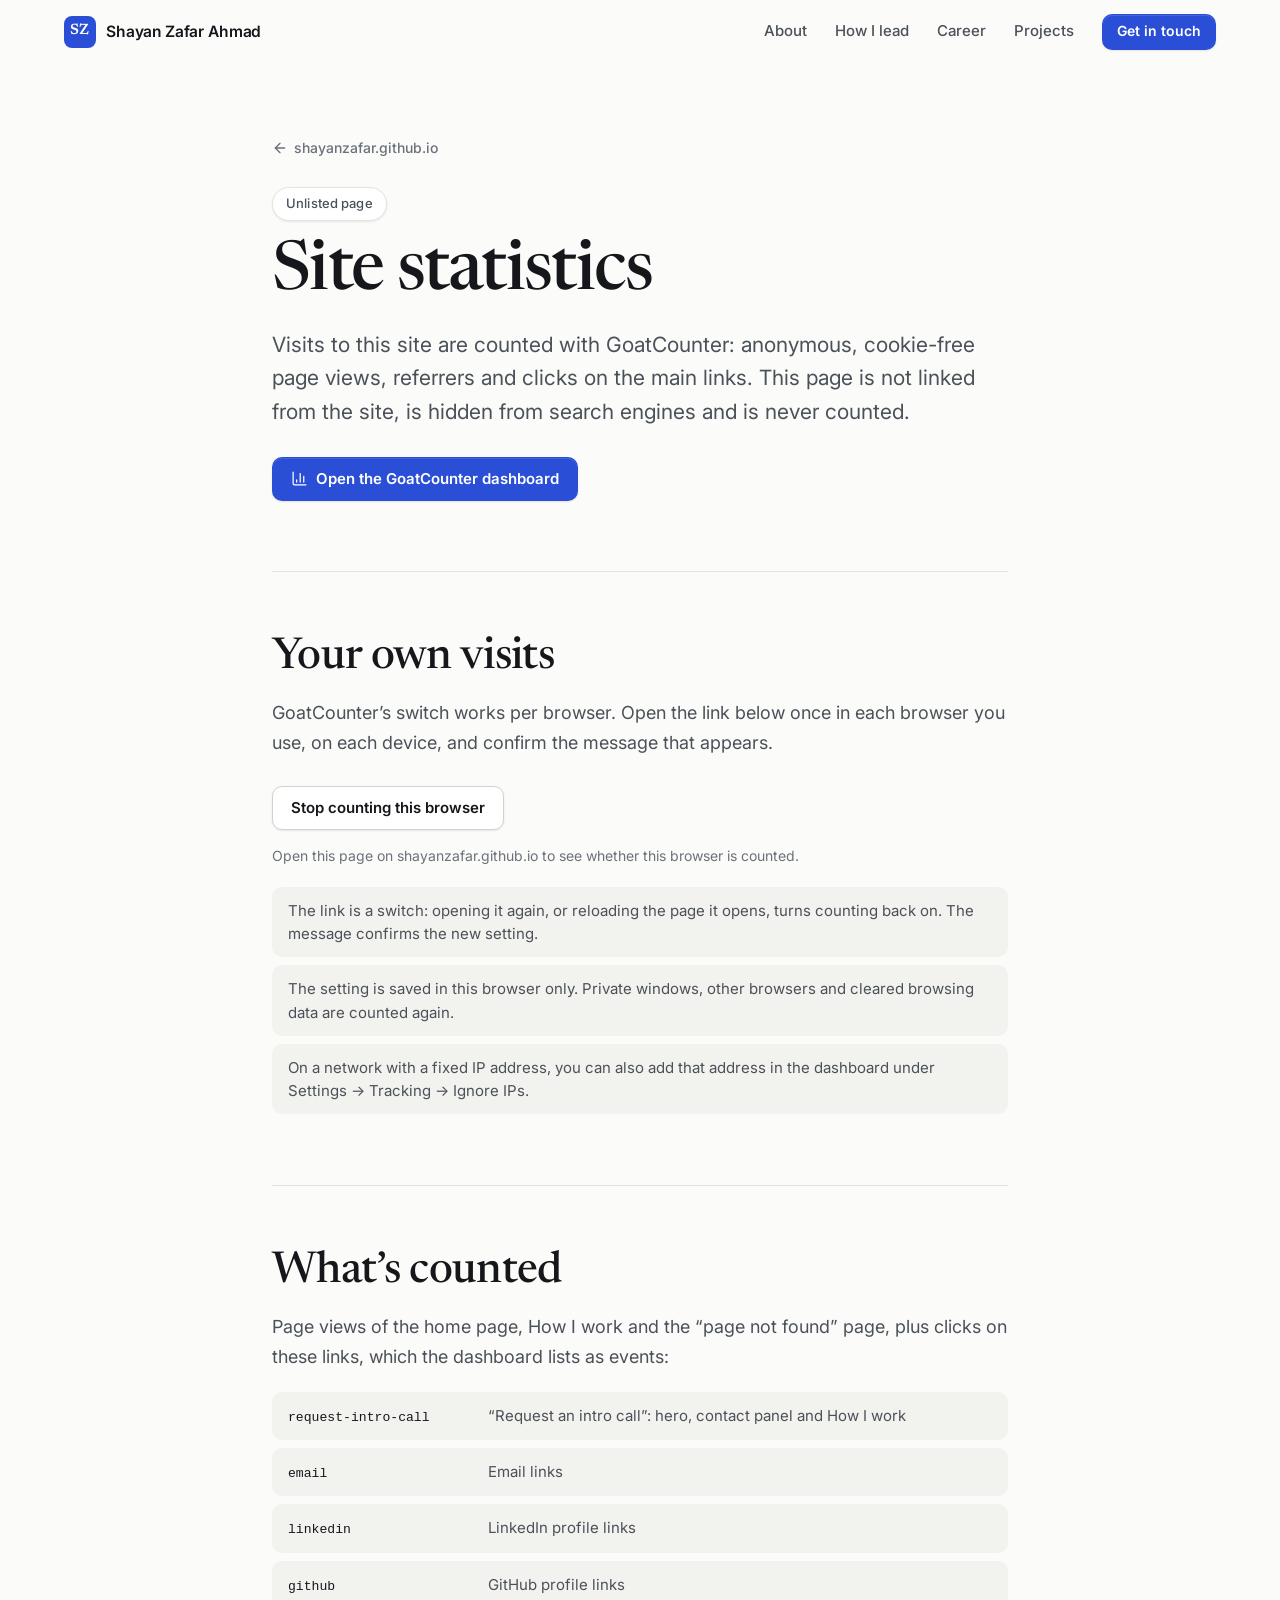
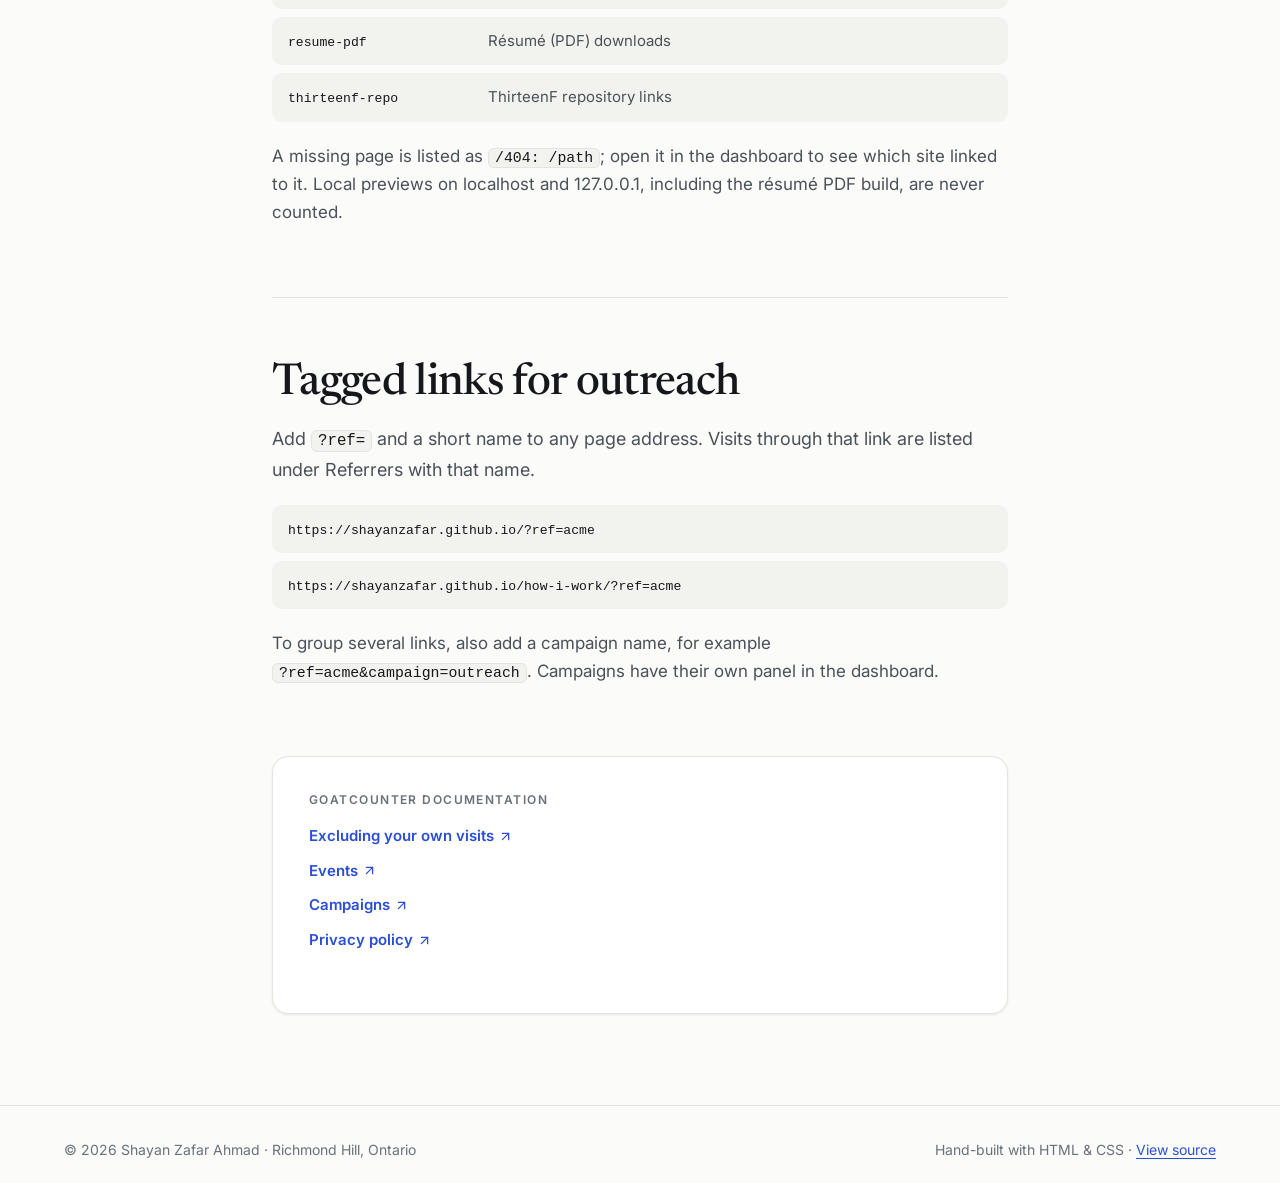
<file: admin/index.html>
<!doctype html>
<html lang="en-CA">
<head>
  <meta charset="utf-8">
  <meta name="viewport" content="width=device-width, initial-scale=1">
  <title>Site statistics — Shayan Zafar Ahmad</title>
  <!-- Unlisted: not linked from any page, kept out of search results, and never counted (no GoatCounter script). -->
  <meta name="robots" content="noindex">
  <meta name="color-scheme" content="light dark">
  <meta name="theme-color" media="(prefers-color-scheme: light)" content="#fbfbf9">
  <meta name="theme-color" media="(prefers-color-scheme: dark)" content="#0c0e12">

  <link rel="icon" href="/favicon.svg" type="image/svg+xml">
  <link rel="apple-touch-icon" href="/apple-touch-icon.png">

  <link rel="preconnect" href="https://fonts.googleapis.com">
  <link rel="preconnect" href="https://fonts.gstatic.com" crossorigin>
  <link rel="stylesheet" href="https://fonts.googleapis.com/css2?family=Inter:wght@400..700&family=Newsreader:opsz,wght@6..72,400..600&display=swap">
  <link rel="stylesheet" href="/assets/css/styles.css?v=2026-10-11a">

  <script>document.documentElement.classList.add('js')</script>
  <script src="/assets/js/main.js?v=2026-10-11a" defer></script>
</head>
<body>
  <a class="skip-link" href="#main">Skip to content</a>

  <svg xmlns="http://www.w3.org/2000/svg" style="display:none">
    <symbol id="i-arrow-left" viewBox="0 0 24 24" fill="none" stroke="currentColor" stroke-width="2" stroke-linecap="round" stroke-linejoin="round"><path d="m12 19-7-7 7-7"/><path d="M19 12H5"/></symbol>
    <symbol id="i-arrow-up-right" viewBox="0 0 24 24" fill="none" stroke="currentColor" stroke-width="2" stroke-linecap="round" stroke-linejoin="round"><path d="M7 7h10v10"/><path d="M7 17 17 7"/></symbol>
    <symbol id="i-chart" viewBox="0 0 24 24" fill="none" stroke="currentColor" stroke-width="1.75" stroke-linecap="round" stroke-linejoin="round"><path d="M3 3v16a2 2 0 0 0 2 2h16"/><path d="M18 17V9"/><path d="M13 17V5"/><path d="M8 17v-3"/></symbol>
  </svg>

  <header class="site-header" id="site-header">
    <div class="container site-header__inner">
      <a class="brand" href="/" aria-label="Shayan Zafar Ahmad — home">
        <span class="brand__mark" aria-hidden="true">SZ</span>
        <span class="brand__name">Shayan Zafar Ahmad</span>
      </a>
      <nav class="site-nav" aria-label="Site">
        <ul>
          <li><a href="/#about">About</a></li>
          <li><a href="/#how-i-lead">How I lead</a></li>
          <li><a href="/#career">Career</a></li>
          <li><a href="/#projects">Projects</a></li>
        </ul>
      </nav>
      <a class="btn btn--primary btn--sm" href="/#contact">Get in touch</a>
    </div>
  </header>

  <main id="main" class="article">
    <div class="container article__container">
      <header class="article__header">
        <a class="article__back" href="/"><svg class="icon" aria-hidden="true" focusable="false"><use href="#i-arrow-left"/></svg>shayanzafar.github.io</a>
        <p class="pill">Unlisted page</p>
        <h1 class="article__title">Site statistics</h1>
        <p class="article__lead">
          Visits to this site are counted with GoatCounter: anonymous, cookie-free page views, referrers and clicks on
          the main links. This page is not linked from the site, is hidden from search engines and is never counted.
        </p>
        <div class="article__actions">
          <a class="btn btn--primary" href="https://shayanzafar.goatcounter.com/" target="_blank" rel="noopener">
            <svg class="icon" aria-hidden="true" focusable="false"><use href="#i-chart"/></svg>
            Open the GoatCounter dashboard
          </a>
        </div>
      </header>

      <section class="article__part" id="own-visits" aria-labelledby="own-visits-title">
        <h2 class="article__h2" id="own-visits-title">Your own visits</h2>
        <p class="article__intro">
          GoatCounter’s switch works per browser. Open the link below once in each browser you use, on each device, and
          confirm the message that appears.
        </p>
        <div class="article__actions">
          <a class="btn btn--secondary" href="https://shayanzafar.github.io/#toggle-goatcounter" data-gc-toggle>Stop counting this browser</a>
        </div>
        <p class="admin-status" data-gc-status aria-live="polite" hidden></p>
        <ul class="admin-list">
          <li>The link is a switch: opening it again, or reloading the page it opens, turns counting back on. The
            message confirms the new setting.</li>
          <li>The setting is saved in this browser only. Private windows, other browsers and cleared browsing data are
            counted again.</li>
          <li>On a network with a fixed IP address, you can also add that address in the dashboard under
            Settings → Tracking → Ignore IPs.</li>
        </ul>
      </section>

      <section class="article__part" id="counted" aria-labelledby="counted-title">
        <h2 class="article__h2" id="counted-title">What’s counted</h2>
        <p class="article__intro">
          Page views of the home page, How I work and the “page not found” page, plus clicks on these links, which the
          dashboard lists as events:
        </p>
        <dl class="admin-list">
          <div><dt><code>request-intro-call</code></dt><dd>“Request an intro call”: hero, contact panel and How I work</dd></div>
          <div><dt><code>email</code></dt><dd>Email links</dd></div>
          <div><dt><code>linkedin</code></dt><dd>LinkedIn profile links</dd></div>
          <div><dt><code>github</code></dt><dd>GitHub profile links</dd></div>
          <div><dt><code>resume-pdf</code></dt><dd>Résumé (PDF) downloads</dd></div>
          <div><dt><code>thirteenf-repo</code></dt><dd>ThirteenF repository links</dd></div>
        </dl>
        <p class="admin-note">
          A missing page is listed as <code>/404: /path</code>; open it in the dashboard to see which site linked to
          it. Local previews on localhost and 127.0.0.1, including the résumé PDF build, are never counted.
        </p>
      </section>

      <section class="article__part" id="tagged-links" aria-labelledby="tagged-links-title">
        <h2 class="article__h2" id="tagged-links-title">Tagged links for outreach</h2>
        <p class="article__intro">
          Add <code>?ref=</code> and a short name to any page address. Visits through that link are listed under
          Referrers with that name.
        </p>
        <ul class="admin-list">
          <li><code>https://shayanzafar.github.io/?ref=acme</code></li>
          <li><code>https://shayanzafar.github.io/how-i-work/?ref=acme</code></li>
        </ul>
        <p class="admin-note">
          To group several links, also add a campaign name, for example <code>?ref=acme&amp;campaign=outreach</code>.
          Campaigns have their own panel in the dashboard.
        </p>
      </section>

      <aside class="article__evidence" aria-labelledby="help-title">
        <h2 class="mini-heading" id="help-title">GoatCounter documentation</h2>
        <ul>
          <li><a href="https://www.goatcounter.com/help/skip-dev" target="_blank" rel="noopener">Excluding your own visits<svg class="icon" aria-hidden="true" focusable="false"><use href="#i-arrow-up-right"/></svg></a></li>
          <li><a href="https://www.goatcounter.com/help/events" target="_blank" rel="noopener">Events<svg class="icon" aria-hidden="true" focusable="false"><use href="#i-arrow-up-right"/></svg></a></li>
          <li><a href="https://www.goatcounter.com/help/campaigns" target="_blank" rel="noopener">Campaigns<svg class="icon" aria-hidden="true" focusable="false"><use href="#i-arrow-up-right"/></svg></a></li>
          <li><a href="https://www.goatcounter.com/help/privacy" target="_blank" rel="noopener">Privacy policy<svg class="icon" aria-hidden="true" focusable="false"><use href="#i-arrow-up-right"/></svg></a></li>
        </ul>
      </aside>
    </div>
  </main>

  <footer class="site-footer">
    <div class="container site-footer__inner">
      <p>© <span data-current-year>2026</span> Shayan Zafar Ahmad · Richmond Hill, Ontario</p>
      <p>Hand-built with HTML &amp; CSS · <a href="https://github.com/ShayanZafar/ShayanZafar.Github.io" target="_blank" rel="noopener">View source</a></p>
    </div>
  </footer>

  <script>
    // Shows whether GoatCounter counts this browser. count.js keeps the #toggle-goatcounter setting in this site's
    // localStorage ("skipgc"), which this page can read without loading count.js.
    (() => {
      const status = document.querySelector('[data-gc-status]');
      const toggle = document.querySelector('[data-gc-toggle]');
      const update = () => {
        if (location.hostname !== 'shayanzafar.github.io') {
          status.textContent = 'Open this page on shayanzafar.github.io to see whether this browser is counted.';
        } else {
          let excluded;
          try {
            excluded = localStorage.getItem('skipgc') === 't';
          } catch {
            return; // Site storage is blocked, so the switch can't be read here.
          }
          status.textContent = excluded ? 'This browser is not counted.' : 'This browser is counted.';
          toggle.textContent = excluded ? 'Count this browser again' : 'Stop counting this browser';
        }
        status.hidden = false;
      };
      update();
      window.addEventListener('pageshow', update);
      window.addEventListener('storage', update);
    })();
  </script>
</body>
</html>
</file>
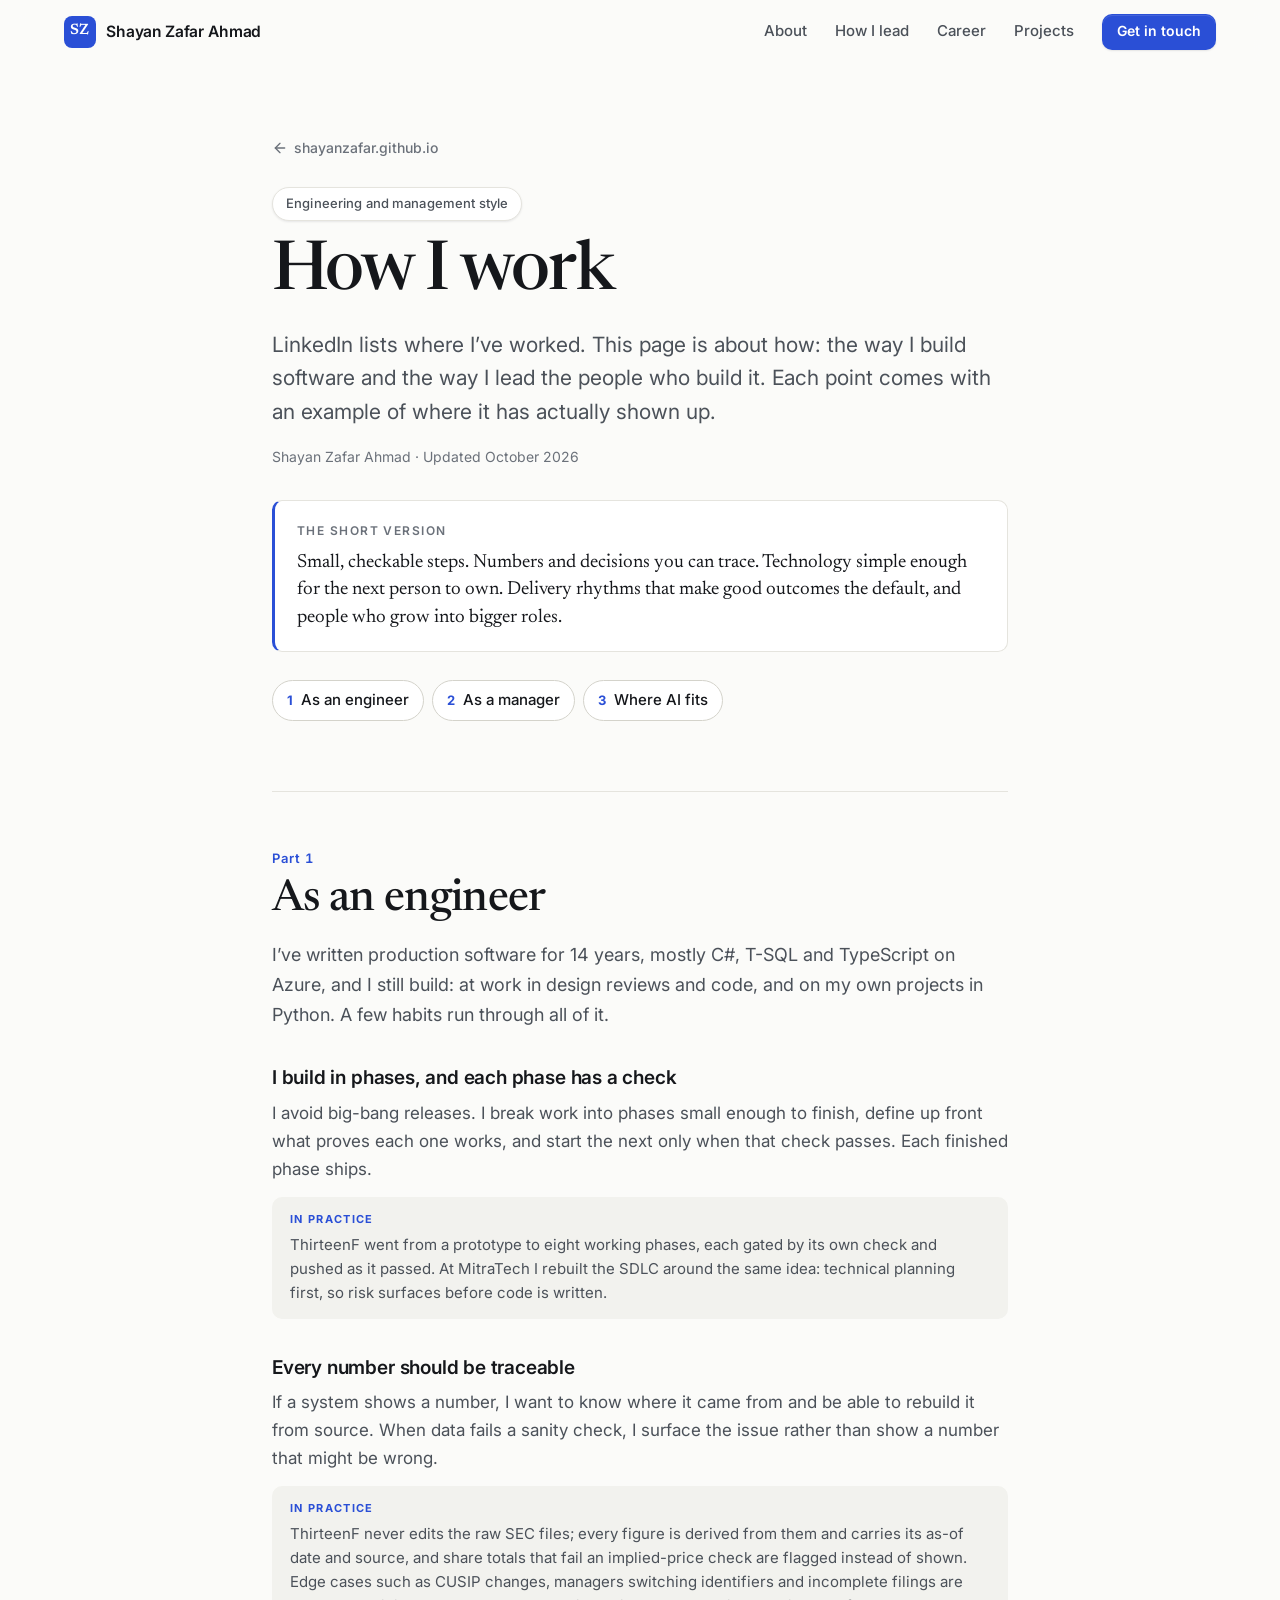
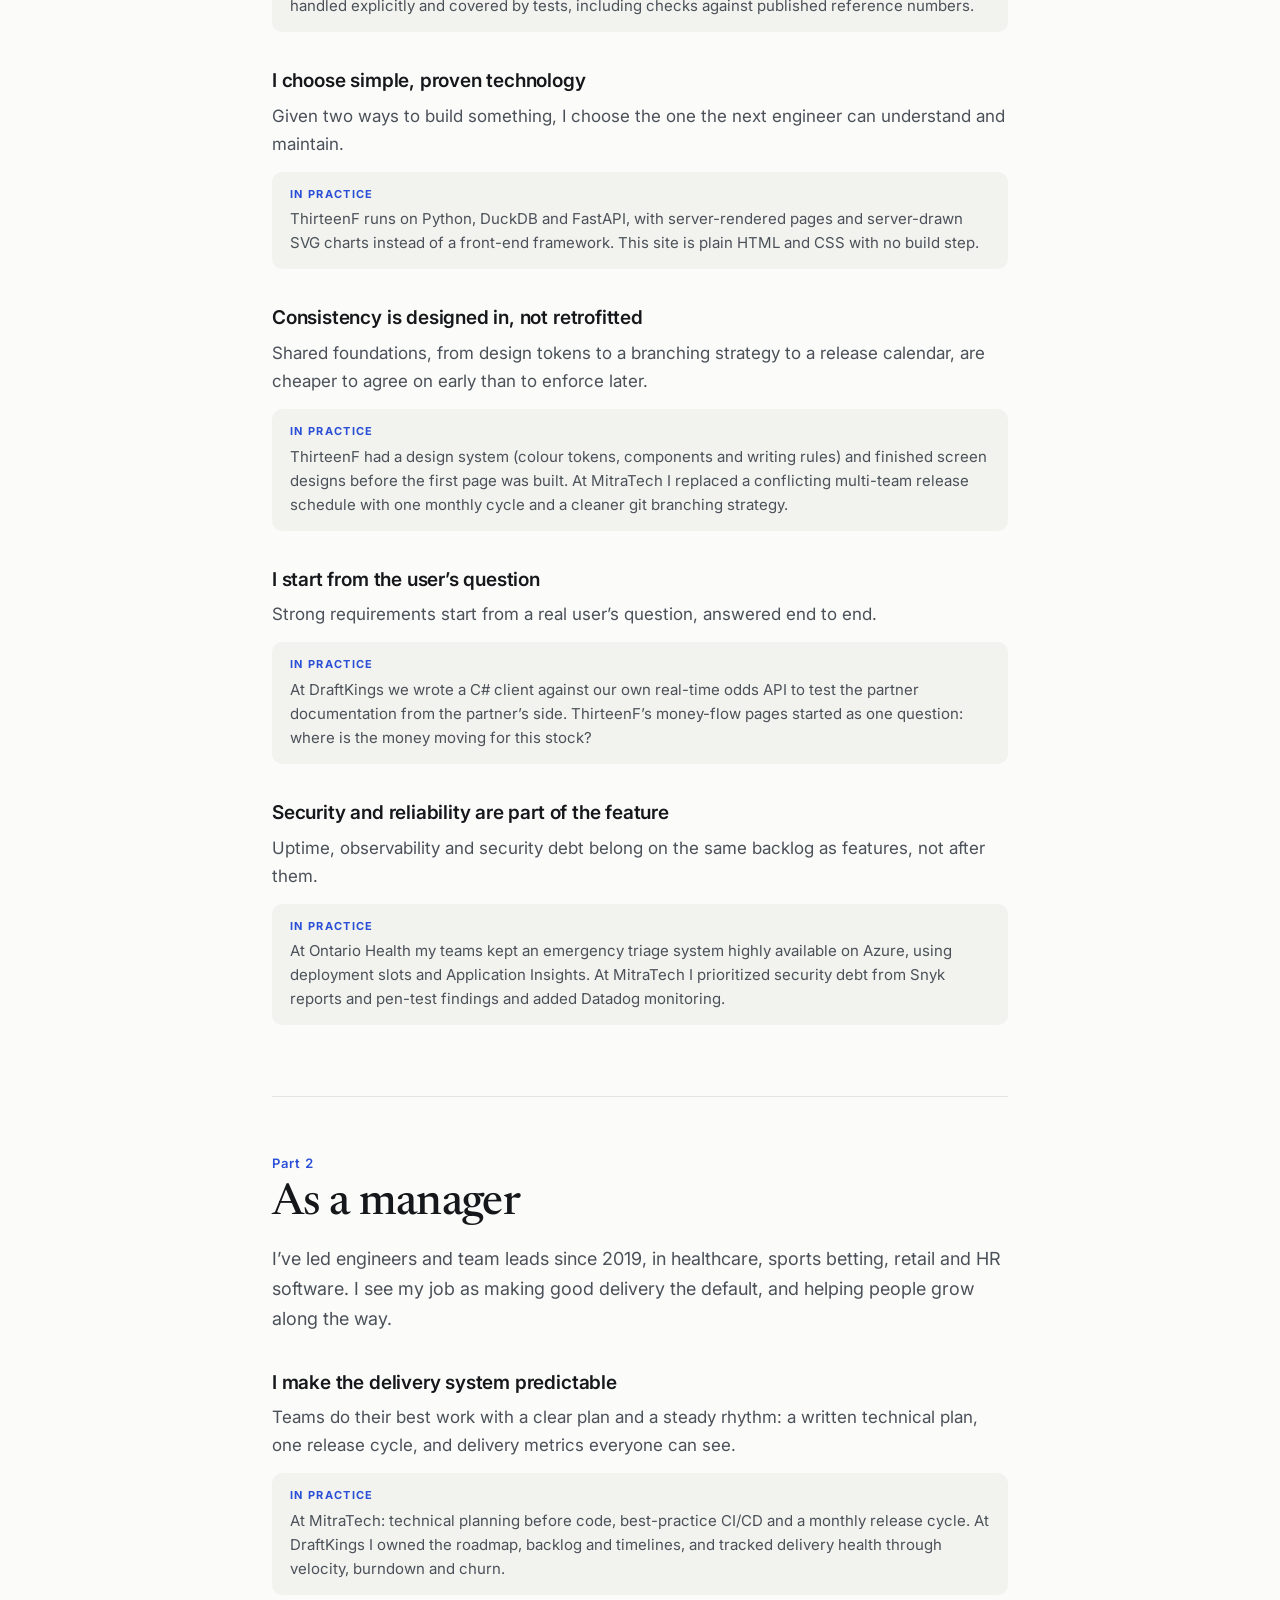
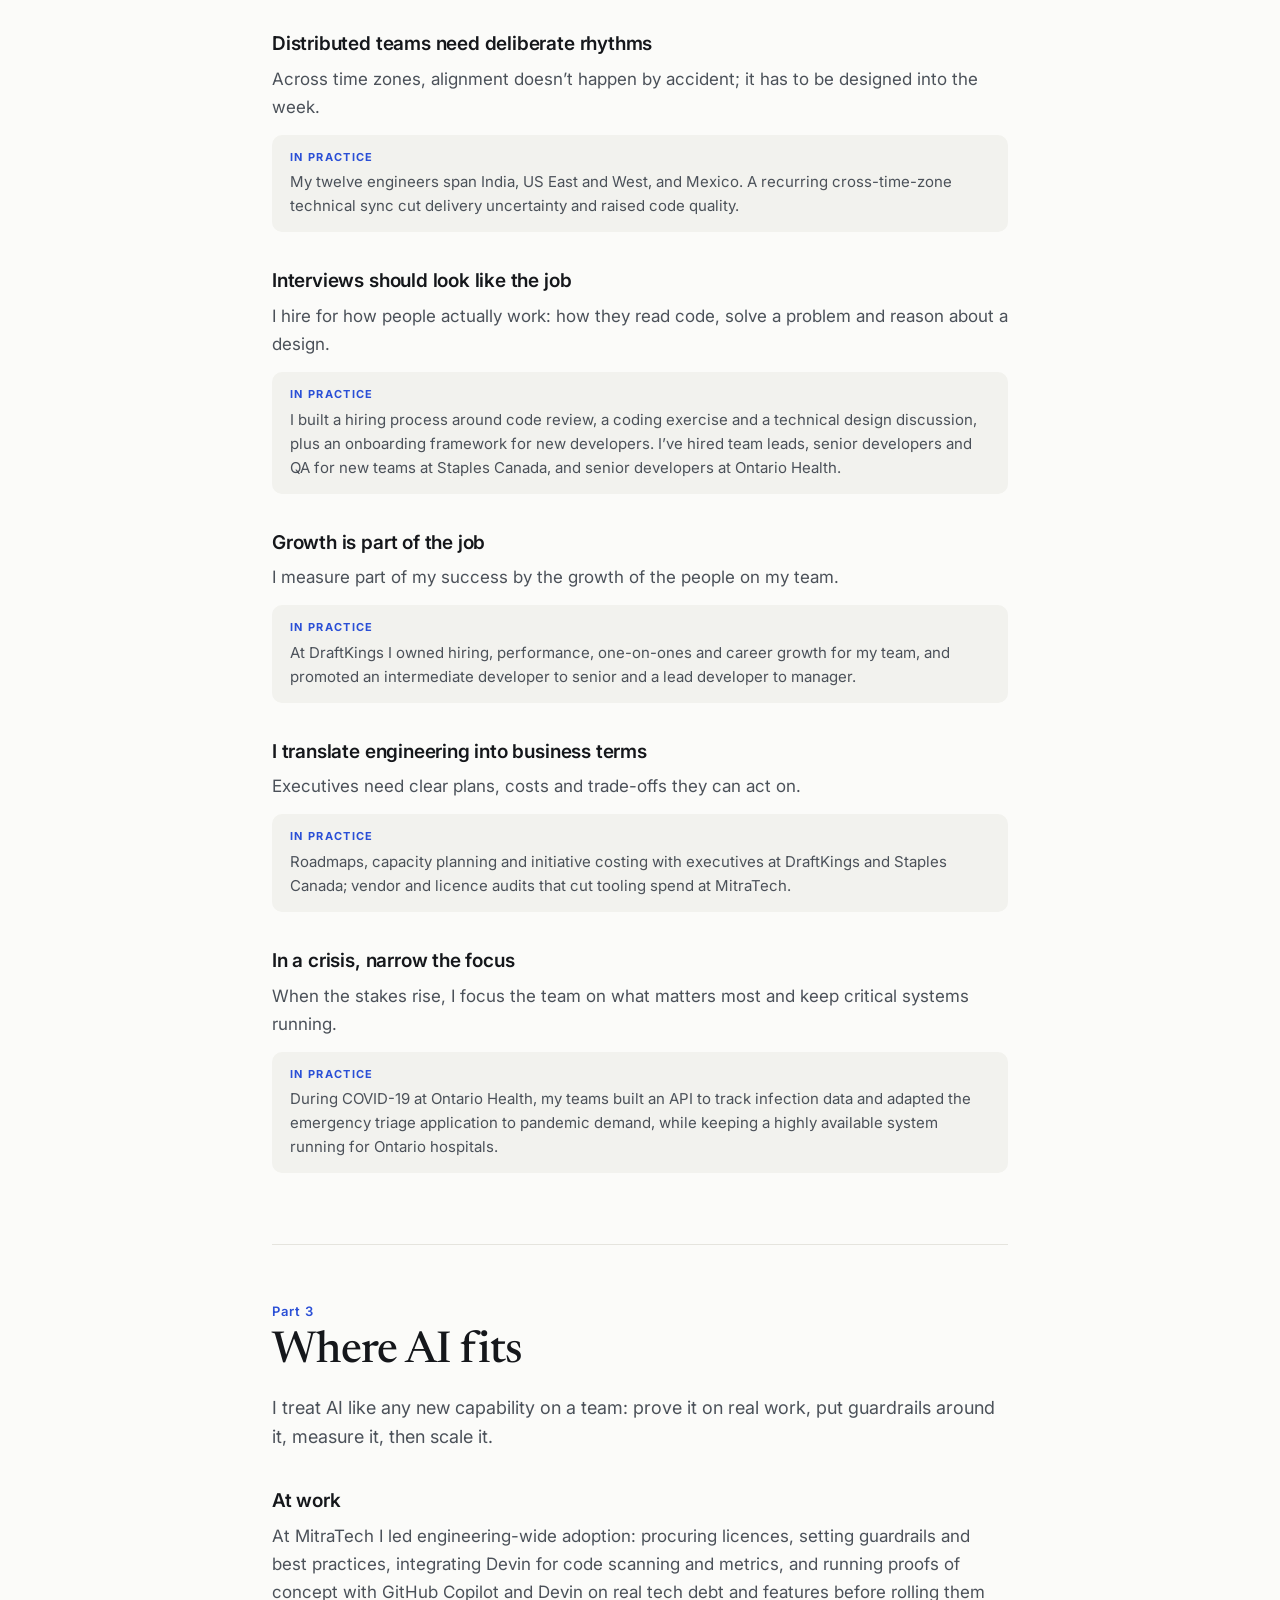
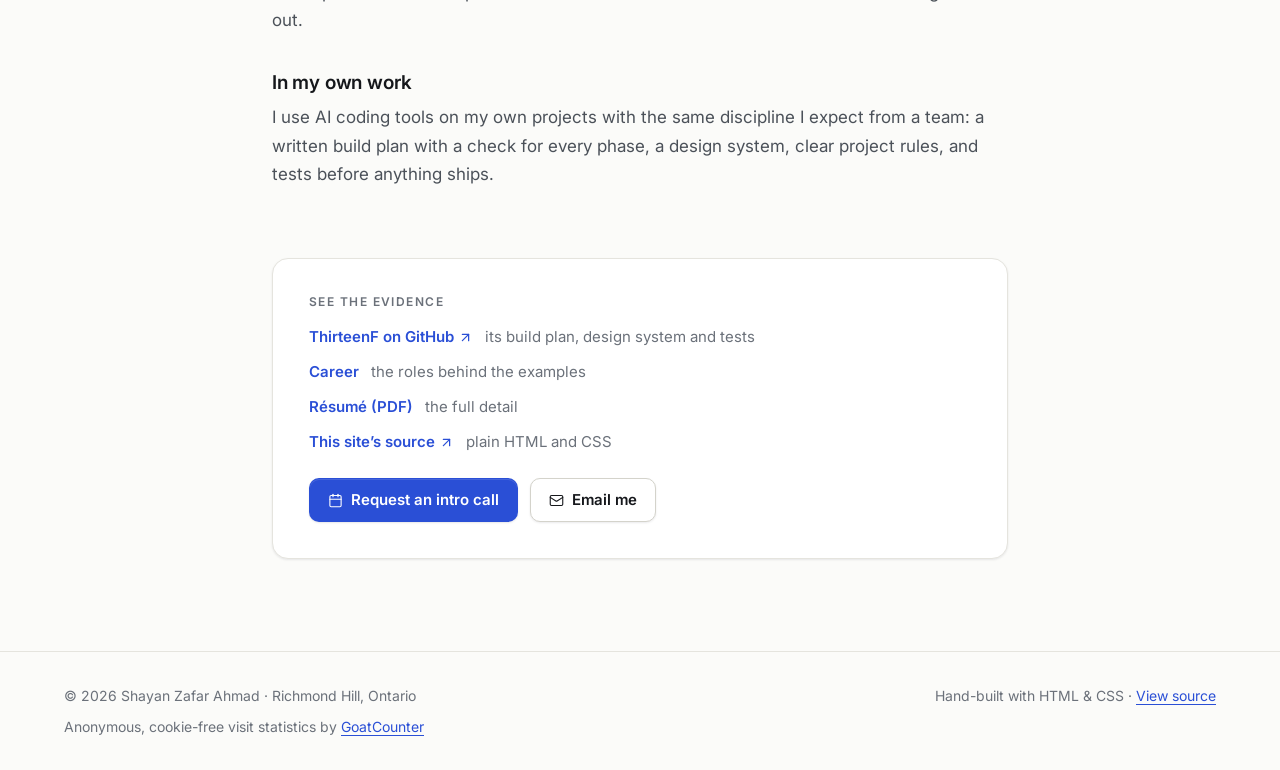
<file: how-i-work/index.html>
<!doctype html>
<html lang="en-CA">
<head>
  <meta charset="utf-8">
  <meta name="viewport" content="width=device-width, initial-scale=1">
  <title>How I work — Shayan Zafar Ahmad</title>
  <meta name="description" content="How Shayan Zafar Ahmad builds software and leads engineering teams: phased delivery with checks, traceable data, simple technology, predictable delivery, deliberate distributed-team rhythms, and AI with guardrails.">
  <meta name="author" content="Shayan Zafar Ahmad">
  <link rel="canonical" href="https://shayanzafar.github.io/how-i-work/">
  <meta name="color-scheme" content="light dark">
  <meta name="theme-color" media="(prefers-color-scheme: light)" content="#fbfbf9">
  <meta name="theme-color" media="(prefers-color-scheme: dark)" content="#0c0e12">

  <meta property="og:type" content="article">
  <meta property="og:site_name" content="Shayan Zafar Ahmad">
  <meta property="og:locale" content="en_CA">
  <meta property="og:url" content="https://shayanzafar.github.io/how-i-work/">
  <meta property="og:title" content="How I work — Shayan Zafar Ahmad">
  <meta property="og:description" content="My engineering and management style, with the evidence behind each point.">
  <meta property="og:image" content="https://shayanzafar.github.io/assets/img/og-image.png">
  <meta property="og:image:width" content="1200">
  <meta property="og:image:height" content="627">
  <meta property="og:image:alt" content="Shayan Zafar Ahmad, Senior Software Engineering Manager">
  <meta name="twitter:card" content="summary_large_image">

  <link rel="icon" href="/favicon.svg" type="image/svg+xml">
  <link rel="apple-touch-icon" href="/apple-touch-icon.png">

  <link rel="preconnect" href="https://fonts.googleapis.com">
  <link rel="preconnect" href="https://fonts.gstatic.com" crossorigin>
  <link rel="stylesheet" href="https://fonts.googleapis.com/css2?family=Inter:wght@400..700&family=Newsreader:opsz,wght@6..72,400..600&display=swap">
  <link rel="stylesheet" href="/assets/css/styles.css?v=2026-10-11a">

  <script>document.documentElement.classList.add('js')</script>
  <script src="/assets/js/main.js?v=2026-10-11a" defer></script>

  <!-- Anonymous, cookie-free visit statistics (GoatCounter). Visits from localhost and 127.0.0.1 are never counted. -->
  <script data-goatcounter="https://shayanzafar.goatcounter.com/count" src="https://gc.zgo.at/count.js" defer></script>
</head>
<body>
  <a class="skip-link" href="#main">Skip to content</a>

  <svg xmlns="http://www.w3.org/2000/svg" style="display:none">
    <symbol id="i-arrow-left" viewBox="0 0 24 24" fill="none" stroke="currentColor" stroke-width="2" stroke-linecap="round" stroke-linejoin="round"><path d="m12 19-7-7 7-7"/><path d="M19 12H5"/></symbol>
    <symbol id="i-arrow-up-right" viewBox="0 0 24 24" fill="none" stroke="currentColor" stroke-width="2" stroke-linecap="round" stroke-linejoin="round"><path d="M7 7h10v10"/><path d="M7 17 17 7"/></symbol>
    <symbol id="i-mail" viewBox="0 0 24 24" fill="none" stroke="currentColor" stroke-width="1.75" stroke-linecap="round" stroke-linejoin="round"><rect width="20" height="16" x="2" y="4" rx="2"/><path d="m22 7-8.97 5.7a1.94 1.94 0 0 1-2.06 0L2 7"/></symbol>
    <symbol id="i-calendar" viewBox="0 0 24 24" fill="none" stroke="currentColor" stroke-width="1.75" stroke-linecap="round" stroke-linejoin="round"><path d="M8 2v4"/><path d="M16 2v4"/><rect width="18" height="18" x="3" y="4" rx="2"/><path d="M3 10h18"/></symbol>
  </svg>

  <header class="site-header" id="site-header">
    <div class="container site-header__inner">
      <a class="brand" href="/" aria-label="Shayan Zafar Ahmad — home">
        <span class="brand__mark" aria-hidden="true">SZ</span>
        <span class="brand__name">Shayan Zafar Ahmad</span>
      </a>
      <nav class="site-nav" aria-label="Site">
        <ul>
          <li><a href="/#about">About</a></li>
          <li><a href="/#how-i-lead">How I lead</a></li>
          <li><a href="/#career">Career</a></li>
          <li><a href="/#projects">Projects</a></li>
        </ul>
      </nav>
      <a class="btn btn--primary btn--sm" href="/#contact">Get in touch</a>
    </div>
  </header>

  <main id="main" class="article">
    <div class="container article__container">
      <header class="article__header">
        <a class="article__back" href="/"><svg class="icon" aria-hidden="true" focusable="false"><use href="#i-arrow-left"/></svg>shayanzafar.github.io</a>
        <p class="pill">Engineering and management style</p>
        <h1 class="article__title">How I work</h1>
        <p class="article__lead">
          LinkedIn lists where I’ve worked. This page is about how: the way I build software and the way I lead the
          people who build it. Each point comes with an example of where it has actually shown up.
        </p>
        <p class="article__byline">Shayan Zafar Ahmad · Updated <time datetime="2026-10">October 2026</time></p>

        <div class="article__thread">
          <p class="mini-heading">The short version</p>
          <p>Small, checkable steps. Numbers and decisions you can trace. Technology simple enough for the next person
            to own. Delivery rhythms that make good outcomes the default, and people who grow into bigger roles.</p>
        </div>

        <nav class="article__toc" aria-label="On this page">
          <ol>
            <li><a href="#engineer">As an engineer</a></li>
            <li><a href="#manager">As a manager</a></li>
            <li><a href="#ai">Where AI fits</a></li>
          </ol>
        </nav>
      </header>

      <!-- As an engineer -->
      <section class="article__part" id="engineer" aria-labelledby="engineer-title">
        <p class="section__num">Part 1</p>
        <h2 class="article__h2" id="engineer-title">As an engineer</h2>
        <p class="article__intro">
          I’ve written production software for <span data-years-since="2012-04">14</span> years, mostly C#,
          <span class="nowrap">T-SQL</span> and TypeScript on Azure, and I still build: at work in design reviews and
          code, and on my own projects in Python. A few habits run through all of it.
        </p>

        <div class="trait">
          <h3 class="trait__title">I build in phases, and each phase has a check</h3>
          <p>
            I avoid big-bang releases. I break work into phases small enough to finish, define up front what proves
            each one works, and start the next only when that check passes. Each finished phase ships.
          </p>
          <p class="trait__proof"><span class="principle__label">In practice</span>
            ThirteenF went from a prototype to eight working phases, each gated by its own check and pushed as it
            passed. At MitraTech I rebuilt the SDLC around the same idea: technical planning first, so risk surfaces
            before code is written.
          </p>
        </div>

        <div class="trait">
          <h3 class="trait__title">Every number should be traceable</h3>
          <p>
            If a system shows a number, I want to know where it came from and be able to rebuild it from source. When
            data fails a sanity check, I surface the issue rather than show a number that might be wrong.
          </p>
          <p class="trait__proof"><span class="principle__label">In practice</span>
            ThirteenF never edits the raw SEC files; every figure is derived from them and carries its as-of date and
            source, and share totals that fail an implied-price check are flagged instead of shown. Edge cases such as
            CUSIP changes, managers switching identifiers and incomplete filings are handled explicitly and covered by
            tests, including checks against published reference numbers.
          </p>
        </div>

        <div class="trait">
          <h3 class="trait__title">I choose simple, proven technology</h3>
          <p>
            Given two ways to build something, I choose the one the next engineer can understand and maintain.
          </p>
          <p class="trait__proof"><span class="principle__label">In practice</span>
            ThirteenF runs on Python, DuckDB and FastAPI, with server-rendered pages and server-drawn SVG charts instead of
            a front-end framework. This site is plain HTML and CSS with no build step.
          </p>
        </div>

        <div class="trait">
          <h3 class="trait__title">Consistency is designed in, not retrofitted</h3>
          <p>
            Shared foundations, from design tokens to a branching strategy to a release calendar, are cheaper to agree
            on early than to enforce later.
          </p>
          <p class="trait__proof"><span class="principle__label">In practice</span>
            ThirteenF had a design system (colour tokens, components and writing rules) and finished screen designs
            before the first page was built. At MitraTech I replaced a conflicting multi-team release schedule with one
            monthly cycle and a cleaner git branching strategy.
          </p>
        </div>

        <div class="trait">
          <h3 class="trait__title">I start from the user’s question</h3>
          <p>
            Strong requirements start from a real user’s question, answered end to end.
          </p>
          <p class="trait__proof"><span class="principle__label">In practice</span>
            At DraftKings we wrote a C# client against our own real-time odds API to test the partner documentation from
            the partner’s side. ThirteenF’s money-flow pages started as one question: where is the money moving for this
            stock?
          </p>
        </div>

        <div class="trait">
          <h3 class="trait__title">Security and reliability are part of the feature</h3>
          <p>
            Uptime, observability and security debt belong on the same backlog as features, not after them.
          </p>
          <p class="trait__proof"><span class="principle__label">In practice</span>
            At Ontario Health my teams kept an emergency triage system highly available on Azure, using deployment slots
            and Application Insights. At MitraTech I prioritized security debt from Snyk reports and pen-test findings and
            added Datadog monitoring.
          </p>
        </div>
      </section>

      <!-- As a manager -->
      <section class="article__part" id="manager" aria-labelledby="manager-title">
        <p class="section__num">Part 2</p>
        <h2 class="article__h2" id="manager-title">As a manager</h2>
        <p class="article__intro">
          I’ve led engineers and team leads since 2019, in healthcare, sports betting, retail and HR software. I see my
          job as making good delivery the default, and helping people grow along the way.
        </p>

        <div class="trait">
          <h3 class="trait__title">I make the delivery system predictable</h3>
          <p>
            Teams do their best work with a clear plan and a steady rhythm: a written technical plan, one release cycle,
            and delivery metrics everyone can see.
          </p>
          <p class="trait__proof"><span class="principle__label">In practice</span>
            At MitraTech: technical planning before code, best-practice CI/CD and a monthly release cycle. At DraftKings
            I owned the roadmap, backlog and timelines, and tracked delivery health through velocity, burndown and churn.
          </p>
        </div>

        <div class="trait">
          <h3 class="trait__title">Distributed teams need deliberate rhythms</h3>
          <p>
            Across time zones, alignment doesn’t happen by accident; it has to be designed into the week.
          </p>
          <p class="trait__proof"><span class="principle__label">In practice</span>
            My twelve engineers span India, US East and West, and Mexico. A recurring cross-time-zone technical sync cut
            delivery uncertainty and raised code quality.
          </p>
        </div>

        <div class="trait">
          <h3 class="trait__title">Interviews should look like the job</h3>
          <p>
            I hire for how people actually work: how they read code, solve a problem and reason about a design.
          </p>
          <p class="trait__proof"><span class="principle__label">In practice</span>
            I built a hiring process around code review, a coding exercise and a technical design discussion, plus an
            onboarding framework for new developers. I’ve hired team leads, senior developers and QA for new teams at
            Staples Canada, and senior developers at Ontario Health.
          </p>
        </div>

        <div class="trait">
          <h3 class="trait__title">Growth is part of the job</h3>
          <p>
            I measure part of my success by the growth of the people on my team.
          </p>
          <p class="trait__proof"><span class="principle__label">In practice</span>
            At DraftKings I owned hiring, performance, one-on-ones and career growth for my team, and promoted an
            intermediate developer to senior and a lead developer to manager.
          </p>
        </div>

        <div class="trait">
          <h3 class="trait__title">I translate engineering into business terms</h3>
          <p>
            Executives need clear plans, costs and trade-offs they can act on.
          </p>
          <p class="trait__proof"><span class="principle__label">In practice</span>
            Roadmaps, capacity planning and initiative costing with executives at DraftKings and Staples Canada; vendor and
            licence audits that cut tooling spend at MitraTech.
          </p>
        </div>

        <div class="trait">
          <h3 class="trait__title">In a crisis, narrow the focus</h3>
          <p>
            When the stakes rise, I focus the team on what matters most and keep critical systems running.
          </p>
          <p class="trait__proof"><span class="principle__label">In practice</span>
            During COVID-19 at Ontario Health, my teams built an API to track infection data and adapted the emergency
            triage application to pandemic demand, while keeping a highly available system running for Ontario hospitals.
          </p>
        </div>
      </section>

      <!-- Where AI fits -->
      <section class="article__part" id="ai" aria-labelledby="ai-title">
        <p class="section__num">Part 3</p>
        <h2 class="article__h2" id="ai-title">Where AI fits</h2>
        <p class="article__intro">
          I treat AI like any new capability on a team: prove it on real work, put guardrails around it, measure it, then
          scale it.
        </p>

        <div class="trait">
          <h3 class="trait__title">At work</h3>
          <p>
            At MitraTech I led engineering-wide adoption: procuring licences, setting guardrails and best practices,
            integrating Devin for code scanning and metrics, and running proofs of concept with GitHub Copilot and Devin on
            real tech debt and features before rolling them out.
          </p>
        </div>

        <div class="trait">
          <h3 class="trait__title">In my own work</h3>
          <p>
            I use AI coding tools on my own projects with the same discipline I expect from a team: a written build plan
            with a check for every phase, a design system, clear project rules, and tests before anything ships.
          </p>
        </div>
      </section>

      <aside class="article__evidence" aria-labelledby="evidence-title">
        <h2 class="mini-heading" id="evidence-title">See the evidence</h2>
        <ul>
          <li><a href="https://github.com/ShayanZafar/ThirteenF" target="_blank" rel="noopener" data-goatcounter-click="thirteenf-repo" data-goatcounter-title="ThirteenF repository on GitHub">ThirteenF on GitHub<svg class="icon" aria-hidden="true" focusable="false"><use href="#i-arrow-up-right"/></svg></a> its build plan, design system and tests</li>
          <li><a href="/#career">Career</a> the roles behind the examples</li>
          <li><a href="/assets/Shayan_Zafar_Ahmad_Resume.pdf" download data-goatcounter-click="resume-pdf" data-goatcounter-title="Résumé PDF download">Résumé (PDF)</a> the full detail</li>
          <li><a href="https://github.com/ShayanZafar/ShayanZafar.Github.io" target="_blank" rel="noopener">This site’s source<svg class="icon" aria-hidden="true" focusable="false"><use href="#i-arrow-up-right"/></svg></a> plain HTML and CSS</li>
        </ul>
        <div class="article__actions">
          <a class="btn btn--primary" href="https://cal.com/shayan-zafar-ahmad/intro-call" target="_blank" rel="noopener" data-goatcounter-click="request-intro-call" data-goatcounter-title="Request an intro call (Cal.com)">
            <svg class="icon" aria-hidden="true" focusable="false"><use href="#i-calendar"/></svg>
            Request an intro call
          </a>
          <a class="btn btn--secondary" href="mailto:shayan.zafar.ahmad@gmail.com" data-goatcounter-click="email" data-goatcounter-title="Email link">
            <svg class="icon" aria-hidden="true" focusable="false"><use href="#i-mail"/></svg>
            Email me
          </a>
        </div>
      </aside>
    </div>
  </main>

  <footer class="site-footer">
    <div class="container site-footer__inner">
      <p>© <span data-current-year>2026</span> Shayan Zafar Ahmad · Richmond Hill, Ontario</p>
      <p>Hand-built with HTML &amp; CSS · <a href="https://github.com/ShayanZafar/ShayanZafar.Github.io" target="_blank" rel="noopener">View source</a></p>
      <p class="site-footer__note">Anonymous, cookie-free visit statistics by <a href="https://www.goatcounter.com/help/privacy" target="_blank" rel="noopener">GoatCounter</a></p>
    </div>
  </footer>
</body>
</html>
</file>
<file: assets/css/styles.css>
/* ==========================================================================
   Shayan Zafar Ahmad — personal site
   Plain CSS, no build step. Sections:
   1. Tokens & themes   2. Base   3. Layout & header   4. Hero
   5. Sections          6. Experience   7. Skills & education
   8. Contact & footer  9. Print (doubles as the résumé PDF layout)
   ========================================================================== */

/* 1. Tokens & themes ------------------------------------------------------ */

:root {
  --bg: #fbfbf9;
  --bg-elevated: #ffffff;
  --bg-subtle: #f2f2ee;
  --text: #15171b;
  --text-muted: #4b5159;
  --text-faint: #6b717a;
  --border: #e5e4de;
  --border-strong: #d4d3cb;
  --grid-dot: #dcdbd3;

  --accent: #2a4fd6;
  --accent-rgb: 42 79 214;
  --accent-hover: #1f3fb5;
  --accent-contrast: #ffffff;
  --accent-soft: #eaeffd;
  --accent-soft-text: #2443b8;

  --panel-bg: #11141a;
  --panel-text: #f2f3f5;
  --panel-muted: #a9afb9;

  --live: #15803d;
  --live-rgb: 21 128 61;

  --shadow-sm: 0 1px 2px rgb(16 24 40 / 0.04), 0 1px 3px rgb(16 24 40 / 0.05);
  --shadow-md: 0 8px 24px rgb(16 24 40 / 0.07), 0 2px 6px rgb(16 24 40 / 0.04);

  --font-sans: "Inter", ui-sans-serif, system-ui, -apple-system, "Segoe UI", Roboto, "Helvetica Neue", Arial, sans-serif;
  --font-serif: "Newsreader", "Iowan Old Style", "Palatino Linotype", Palatino, Georgia, serif;

  --container: 72rem;
  --gutter: clamp(1.25rem, 0.75rem + 2.5vw, 2.5rem);
  --header-h: 4rem;
  --radius: 0.625rem;
  --radius-lg: 1rem;

  color-scheme: light;
}

@media (prefers-color-scheme: dark) {
  :root {
    --bg: #0c0e12;
    --bg-elevated: #13161c;
    --bg-subtle: #1a1e25;
    --text: #eceef1;
    --text-muted: #b3b9c2;
    --text-faint: #8b929c;
    --border: #242932;
    --border-strong: #333a45;
    --grid-dot: #222731;

    --accent: #8ea8ff;
    --accent-rgb: 142 168 255;
    --accent-hover: #adc0ff;
    --accent-contrast: #0c0e12;
    --accent-soft: rgb(142 168 255 / 0.12);
    --accent-soft-text: #b4c5ff;

    --panel-bg: #151a24;
    --panel-text: #f2f3f5;
    --panel-muted: #a9afb9;

    --live: #4ade80;
    --live-rgb: 74 222 128;

    --shadow-sm: 0 1px 2px rgb(0 0 0 / 0.3);
    --shadow-md: 0 8px 24px rgb(0 0 0 / 0.35);

    color-scheme: dark;
  }
}

/* 2. Base ----------------------------------------------------------------- */

*,
*::before,
*::after {
  box-sizing: border-box;
}

html {
  -webkit-text-size-adjust: 100%;
  text-size-adjust: 100%;
  scroll-padding-top: calc(var(--header-h) + 1rem);
}

@media (prefers-reduced-motion: no-preference) {
  html {
    scroll-behavior: smooth;
  }
}

body {
  margin: 0;
  background: var(--bg);
  color: var(--text);
  font-family: var(--font-sans);
  font-size: 1.0625rem;
  line-height: 1.65;
  -webkit-font-smoothing: antialiased;
  -moz-osx-font-smoothing: grayscale;
  text-rendering: optimizeLegibility;
  overflow-x: clip;
}

h1, h2, h3, p {
  margin: 0;
}

h1, h2, h3 {
  color: var(--text);
  line-height: 1.2;
}

a {
  color: var(--accent);
  text-decoration-thickness: 1px;
  text-underline-offset: 0.2em;
}

a:hover {
  color: var(--accent-hover);
}

:focus-visible {
  outline: 2px solid var(--accent);
  outline-offset: 3px;
  border-radius: 4px;
}

svg {
  flex: none;
}

.icon {
  width: 1.0625rem;
  height: 1.0625rem;
}

.nowrap {
  white-space: nowrap;
}

.print-only {
  display: none;
}

.skip-link {
  position: absolute;
  top: -100px;
  left: 1rem;
  z-index: 100;
  padding: 0.5rem 0.875rem;
  border-radius: var(--radius);
  background: var(--text);
  color: var(--bg);
  font-weight: 600;
  text-decoration: none;
}

.skip-link:focus {
  top: 0.75rem;
  color: var(--bg);
}

/* Buttons */

.btn {
  display: inline-flex;
  align-items: center;
  justify-content: center;
  gap: 0.5rem;
  min-height: 2.75rem;
  padding: 0.625rem 1.125rem;
  border: 1px solid transparent;
  border-radius: var(--radius);
  font: inherit;
  font-size: 0.9375rem;
  font-weight: 600;
  line-height: 1.2;
  text-decoration: none;
  white-space: nowrap;
  cursor: pointer;
  transition: background-color 0.15s ease, border-color 0.15s ease, color 0.15s ease, box-shadow 0.15s ease;
}

.btn:active {
  transform: translateY(1px);
}

.btn--primary {
  background: var(--accent);
  color: var(--accent-contrast);
  box-shadow: 0 1px 2px rgb(16 24 40 / 0.1), inset 0 1px 0 rgb(255 255 255 / 0.12);
}

.btn--primary:hover {
  background: var(--accent-hover);
  color: var(--accent-contrast);
}

.btn--secondary {
  border-color: var(--border-strong);
  background: var(--bg-elevated);
  color: var(--text);
  box-shadow: var(--shadow-sm);
}

.btn--secondary:hover {
  border-color: var(--text-faint);
  color: var(--text);
}

.btn--ghost {
  padding-inline: 0.875rem;
  color: var(--text-muted);
}

.btn--ghost:hover {
  background: var(--bg-subtle);
  color: var(--text);
}

.btn--sm {
  min-height: 2.25rem;
  padding: 0.4375rem 0.875rem;
  font-size: 0.875rem;
}

/* Pills & tags */

.pill {
  display: inline-flex;
  align-items: center;
  padding: 0.3125rem 0.8125rem;
  border: 1px solid var(--border);
  border-radius: 999px;
  background: var(--bg-elevated);
  box-shadow: var(--shadow-sm);
  color: var(--text-muted);
  font-size: 0.8125rem;
  font-weight: 500;
  letter-spacing: 0.01em;
}

.tags {
  display: flex;
  flex-wrap: wrap;
  gap: 0.375rem;
  margin: 0;
  padding: 0;
  list-style: none;
}

.tags li {
  padding: 0.1875rem 0.625rem;
  border: 1px solid var(--border);
  border-radius: 999px;
  background: var(--bg-subtle);
  color: var(--text-muted);
  font-size: 0.8125rem;
  font-weight: 500;
  line-height: 1.5;
}

/* 3. Layout & header ------------------------------------------------------ */

.container {
  width: 100%;
  max-width: calc(var(--container) + 2 * var(--gutter));
  margin-inline: auto;
  padding-inline: var(--gutter);
}

.site-header {
  position: sticky;
  top: 0;
  z-index: 50;
  height: var(--header-h);
  border-bottom: 1px solid transparent;
  background: var(--bg);
  background: color-mix(in srgb, var(--bg) 84%, transparent);
  -webkit-backdrop-filter: saturate(180%) blur(12px);
  backdrop-filter: saturate(180%) blur(12px);
  transition: border-color 0.2s ease;
}

.site-header.is-scrolled {
  border-bottom-color: var(--border);
}

.site-header__inner {
  display: flex;
  align-items: center;
  justify-content: space-between;
  gap: 1rem;
  height: 100%;
}

.brand {
  display: inline-flex;
  align-items: center;
  gap: 0.625rem;
  color: var(--text);
  font-size: 0.975rem;
  font-weight: 600;
  letter-spacing: -0.01em;
  text-decoration: none;
}

.brand:hover {
  color: var(--text);
}

.brand__mark {
  display: grid;
  place-items: center;
  width: 2rem;
  height: 2rem;
  border-radius: 0.5rem;
  background: var(--accent);
  color: var(--accent-contrast);
  font-family: var(--font-serif);
  font-size: 0.9375rem;
  font-weight: 600;
  letter-spacing: 0.02em;
}

.brand__name {
  display: none;
}

.site-nav {
  display: none;
  margin-left: auto;
}

.site-nav ul {
  display: flex;
  gap: 0.25rem;
  margin: 0;
  padding: 0;
  list-style: none;
}

.site-nav a {
  display: block;
  padding: 0.375rem 0.75rem;
  border-radius: 999px;
  color: var(--text-muted);
  font-size: 0.9375rem;
  font-weight: 500;
  text-decoration: none;
  transition: color 0.15s ease, background-color 0.15s ease;
}

.site-nav a:hover,
.site-nav a[aria-current] {
  background: var(--bg-subtle);
  color: var(--text);
}

@media (min-width: 24rem) {
  .brand__name {
    display: inline;
  }
}

@media (min-width: 52rem) {
  .site-nav {
    display: block;
  }
}

/* 4. Hero ----------------------------------------------------------------- */

.hero {
  position: relative;
  isolation: isolate;
  overflow: hidden; /* keep the decorative glow from widening the page on phones */
  overflow: clip;
  padding-block: clamp(3rem, 1.5rem + 6vw, 6.5rem) clamp(3rem, 2rem + 3vw, 4.5rem);
}

.hero::before {
  content: "";
  position: absolute;
  inset: 0;
  z-index: -1;
  background-image: radial-gradient(var(--grid-dot) 1px, transparent 1px);
  background-size: 22px 22px;
  -webkit-mask-image: radial-gradient(ellipse 65% 75% at 85% 0%, #000 25%, transparent 72%);
  mask-image: radial-gradient(ellipse 65% 75% at 85% 0%, #000 25%, transparent 72%);
  pointer-events: none;
}

.hero::after {
  content: "";
  position: absolute;
  top: -12rem;
  right: -10rem;
  z-index: -1;
  width: 36rem;
  height: 36rem;
  background: radial-gradient(closest-side, rgb(var(--accent-rgb) / 0.1), transparent);
  pointer-events: none;
}

.hero__grid {
  display: grid;
  gap: 1.5rem;
}

.hero__name {
  margin-top: 1.25rem;
  font-family: var(--font-serif);
  font-size: clamp(2.75rem, 1.6rem + 5vw, 4.75rem);
  font-weight: 500;
  line-height: 1.02;
  letter-spacing: -0.025em;
}

.hero__lede {
  max-width: 40rem;
  margin-top: 1.5rem;
  color: var(--text-muted);
  font-size: clamp(1.125rem, 1rem + 0.5vw, 1.3125rem);
  line-height: 1.6;
}

.hero__actions {
  display: flex;
  flex-wrap: wrap;
  gap: 0.75rem;
  margin-top: 2rem;
}

.hero__meta {
  display: flex;
  flex-wrap: wrap;
  align-items: center;
  gap: 0.625rem 1.75rem;
  margin-top: 1.5rem;
  color: var(--text-faint);
  font-size: 0.9375rem;
}

.hero__meta-item {
  display: inline-flex;
  align-items: center;
  gap: 0.5rem;
}

.hero__resume {
  color: var(--text-muted);
  font-weight: 600;
  text-decoration: none;
}

.hero__resume:hover {
  color: var(--accent);
  text-decoration: underline;
}

/* Small avatar above the name on phones; large portrait beside it on desktop. */
.hero__portrait {
  order: -1;
  position: relative;
  width: 6.5rem;
  aspect-ratio: 1;
}

.hero__portrait img {
  display: block;
  width: 100%;
  height: 100%;
  object-fit: cover;
  border: 3px solid var(--bg-elevated);
  border-radius: 50%;
  background: var(--bg-subtle);
  box-shadow: 0 0 0 1px var(--border), var(--shadow-md);
}

.stats {
  display: grid;
  grid-template-columns: repeat(2, minmax(0, 1fr));
  gap: 1px;
  margin: clamp(2.5rem, 2rem + 2vw, 3.5rem) 0 0;
  padding: 0;
  overflow: hidden;
  border: 1px solid var(--border);
  border-radius: var(--radius-lg);
  background: var(--border);
  box-shadow: var(--shadow-sm);
  list-style: none;
}

.stat {
  padding: 1.25rem 1.25rem 1.375rem;
  background: var(--bg-elevated);
}

.stat__value {
  display: flex;
  align-items: baseline;
  gap: 0.25rem;
  color: var(--text);
  font-family: var(--font-serif);
  font-size: clamp(2.25rem, 1.8rem + 1.5vw, 3rem);
  font-weight: 500;
  line-height: 1;
  letter-spacing: -0.02em;
}

.stat__value small {
  color: var(--text-faint);
  font-family: var(--font-sans);
  font-size: 0.875rem;
  font-weight: 500;
  letter-spacing: 0;
}

.stat__label {
  display: block;
  margin-top: 0.625rem;
  color: var(--text-muted);
  font-size: 0.875rem;
  line-height: 1.45;
}

.worked-at {
  display: flex;
  flex-wrap: wrap;
  align-items: baseline;
  gap: 0.75rem 1.75rem;
  margin-top: clamp(2.5rem, 2rem + 2vw, 3.5rem);
  padding-top: 1.75rem;
  border-top: 1px solid var(--border);
}

.worked-at__label {
  color: var(--text-faint);
  font-size: 0.75rem;
  font-weight: 600;
  letter-spacing: 0.12em;
  text-transform: uppercase;
}

.worked-at__list {
  display: flex;
  flex-wrap: wrap;
  gap: 0.5rem 1.75rem;
  margin: 0;
  padding: 0;
  list-style: none;
}

.worked-at__list li {
  color: var(--text-muted);
  font-family: var(--font-serif);
  font-size: 1.1875rem;
  font-weight: 500;
  letter-spacing: -0.005em;
}

@media (min-width: 40rem) {
  .hero__portrait {
    width: 7.5rem;
  }

  .stats {
    grid-template-columns: repeat(4, minmax(0, 1fr));
  }
}

@media (min-width: 64rem) {
  .hero__grid {
    grid-template-columns: minmax(0, 1.45fr) minmax(0, 1fr);
    align-items: center;
    gap: 4rem;
  }

  .hero__portrait {
    order: 0;
    justify-self: center;
    width: min(100%, 20rem);
  }

  .hero__portrait img {
    border-width: 6px;
  }

  /* Soft accent halo with a thin orbit ring behind the portrait */
  .hero__portrait::before {
    content: "";
    position: absolute;
    inset: -1.25rem;
    z-index: -1;
    border: 1px solid rgb(var(--accent-rgb) / 0.22);
    border-radius: 50%;
    background: radial-gradient(closest-side, rgb(var(--accent-rgb) / 0.14), transparent);
  }

  .stat {
    padding: 1.5rem;
  }
}

/* 5. Sections ------------------------------------------------------------- */

.section {
  padding-block: clamp(3.5rem, 2.5rem + 4vw, 6rem);
  border-top: 1px solid var(--border);
}

.section__grid {
  display: grid;
  gap: 2rem;
}

.section__num {
  display: block;
  color: var(--accent);
  font-size: 0.8125rem;
  font-weight: 600;
  letter-spacing: 0.08em;
  font-variant-numeric: tabular-nums;
}

.section__title {
  margin-top: 0.375rem;
  font-family: var(--font-serif);
  font-size: clamp(1.875rem, 1.5rem + 1.2vw, 2.5rem);
  font-weight: 500;
  line-height: 1.1;
  letter-spacing: -0.015em;
}

.section__intro {
  max-width: 24rem;
  margin-top: 0.75rem;
  color: var(--text-muted);
  font-size: 0.9375rem;
  line-height: 1.55;
}

@media (min-width: 64rem) {
  .section__grid {
    grid-template-columns: 14rem minmax(0, 1fr);
    gap: 4rem;
  }

  .section__head {
    position: sticky;
    top: calc(var(--header-h) + 2rem);
    align-self: start;
  }
}

/* About */

.about__lead {
  max-width: 40rem;
  color: var(--text);
  font-family: var(--font-serif);
  font-size: clamp(1.5rem, 1.2rem + 1.1vw, 2rem);
  font-weight: 400;
  line-height: 1.3;
  letter-spacing: -0.01em;
}

.prose {
  max-width: 42rem;
  margin-top: 1.75rem;
}

.prose p {
  color: var(--text-muted);
}

.prose p + p {
  margin-top: 1.125rem;
}

.mini-heading {
  color: var(--text-faint);
  font-size: 0.75rem;
  font-weight: 600;
  letter-spacing: 0.12em;
  text-transform: uppercase;
}

.career-path {
  margin-top: 2.75rem;
}

.path {
  display: grid;
  margin: 1.25rem 0 0;
  padding: 0;
  list-style: none;
}

.path__step {
  position: relative;
  padding: 0 0 1.375rem 1.875rem;
}

.path__step::before {
  content: "";
  position: absolute;
  top: 0.3rem;
  left: 0;
  width: 0.875rem;
  height: 0.875rem;
  border: 2px solid var(--border-strong);
  border-radius: 50%;
  background: var(--bg);
}

.path__step::after {
  content: "";
  position: absolute;
  top: 1.45rem;
  bottom: 0.15rem;
  left: calc(0.4375rem - 1px);
  width: 2px;
  background: var(--border);
}

.path__step:last-child {
  padding-bottom: 0;
}

.path__step:last-child::after {
  display: none;
}

.path__step.is-current::before {
  border-color: var(--accent);
  background: var(--accent);
  box-shadow: 0 0 0 4px var(--accent-soft);
}

.path__year {
  display: block;
  color: var(--text-faint);
  font-size: 0.8125rem;
  font-weight: 600;
  font-variant-numeric: tabular-nums;
  line-height: 1.4;
}

.path__role {
  display: block;
  color: var(--text);
  font-weight: 600;
  line-height: 1.35;
}

@media (min-width: 40rem) {
  .path {
    grid-template-columns: repeat(4, minmax(0, 1fr));
  }

  .path__step,
  .path__step:last-child {
    padding: 1.625rem 1rem 0 0;
  }

  .path__step::before {
    top: 0;
  }

  .path__step::after {
    top: calc(0.4375rem - 1px);
    right: 0.375rem;
    bottom: auto;
    left: 1.375rem;
    width: auto;
    height: 2px;
  }
}

/* Now */

.now {
  max-width: 42rem;
  margin-top: 2.25rem;
  padding: 1.25rem 1.375rem;
  border: 1px solid var(--border);
  border-left: 3px solid var(--accent);
  border-radius: var(--radius);
  background: var(--bg-elevated);
}

.now__head {
  display: flex;
  flex-wrap: wrap;
  align-items: baseline;
  justify-content: space-between;
  gap: 0.25rem 1rem;
}

.now__date {
  color: var(--text-faint);
  font-size: 0.8125rem;
}

.now__list {
  display: grid;
  gap: 0.75rem;
  margin: 0.875rem 0 0;
}

.now__item {
  display: grid;
  gap: 0.125rem;
}

.now__item dt {
  color: var(--text);
  font-size: 0.875rem;
  font-weight: 600;
}

.now__item dd {
  margin: 0;
  color: var(--text-muted);
  font-size: 0.9375rem;
  line-height: 1.55;
}

@media (min-width: 40rem) {
  .now__item {
    grid-template-columns: 6.5rem minmax(0, 1fr);
    align-items: baseline;
    gap: 1rem;
  }
}

/* How I lead */

.principles {
  display: grid;
  gap: 1rem;
  margin: 0;
  padding: 0;
  list-style: none;
}

.principle {
  display: flex;
  flex-direction: column;
  padding: 1.5rem;
  border: 1px solid var(--border);
  border-radius: var(--radius-lg);
  background: var(--bg-elevated);
  box-shadow: var(--shadow-sm);
}

.principle__num {
  color: var(--accent);
  font-family: var(--font-serif);
  font-size: 1.5rem;
  font-weight: 500;
  line-height: 1;
}

.principle__title {
  margin-top: 0.875rem;
  font-size: 1.0625rem;
  font-weight: 600;
  letter-spacing: -0.01em;
}

.principle__text {
  margin: 0.5rem 0 1.125rem;
  color: var(--text-muted);
  font-size: 0.9375rem;
  line-height: 1.6;
}

.principle__proof {
  margin-top: auto;
  padding-top: 0.875rem;
  border-top: 1px solid var(--border);
  color: var(--text-muted);
  font-size: 0.875rem;
  line-height: 1.55;
}

.principle__label {
  display: block;
  margin-bottom: 0.25rem;
  color: var(--accent);
  font-size: 0.6875rem;
  font-weight: 700;
  letter-spacing: 0.12em;
  text-transform: uppercase;
}

@media (min-width: 40rem) {
  .principles {
    grid-template-columns: repeat(2, minmax(0, 1fr));
  }
}

/* Projects */

.project {
  overflow: hidden;
  border: 1px solid var(--border);
  border-radius: var(--radius-lg);
  background: var(--bg-elevated);
  box-shadow: var(--shadow-sm);
}

.project__shot {
  margin: 0;
  border-bottom: 1px solid var(--border);
  background: var(--bg-subtle);
}

.browser-bar {
  display: flex;
  align-items: center;
  gap: 0.375rem;
  height: 2.25rem;
  padding-inline: 0.875rem;
  border-bottom: 1px solid var(--border);
}

.browser-bar span {
  width: 0.625rem;
  height: 0.625rem;
  border-radius: 50%;
  background: var(--border-strong);
}

.browser-bar p {
  margin-left: 0.5rem;
  overflow: hidden;
  color: var(--text-faint);
  font-size: 0.75rem;
  font-weight: 500;
  white-space: nowrap;
  text-overflow: ellipsis;
}

.project__shot img {
  display: block;
  width: 100%;
  height: auto;
  aspect-ratio: 16 / 10;
  object-fit: cover;
  object-position: top;
}

.project__body {
  padding: clamp(1.25rem, 0.75rem + 2vw, 2rem);
}

.project__meta {
  display: flex;
  flex-wrap: wrap;
  align-items: baseline;
  justify-content: space-between;
  gap: 0.25rem 1rem;
}

.project__kind {
  color: var(--accent);
  font-size: 0.75rem;
  font-weight: 600;
  letter-spacing: 0.1em;
  text-transform: uppercase;
}

.project__updated {
  color: var(--text-faint);
  font-size: 0.8125rem;
}

.project__title {
  margin-top: 0.75rem;
  font-family: var(--font-serif);
  font-size: clamp(1.875rem, 1.5rem + 1.2vw, 2.375rem);
  font-weight: 500;
  line-height: 1.1;
  letter-spacing: -0.015em;
}

.project__tagline {
  margin-top: 0.375rem;
  color: var(--text-muted);
  font-family: var(--font-serif);
  font-size: 1.25rem;
  line-height: 1.35;
}

.project__desc {
  max-width: 44rem;
  margin-top: 1rem;
  color: var(--text-muted);
}

.project__cols {
  display: grid;
  gap: 1.75rem;
  margin-top: 1.75rem;
}

.project__points {
  margin: 0.75rem 0 0;
  padding-left: 1.125rem;
  color: var(--text-muted);
  font-size: 0.9375rem;
  line-height: 1.55;
  list-style-type: disc;
}

.project__points li {
  padding-left: 0.25rem;
}

.project__points li + li {
  margin-top: 0.5rem;
}

.project__points li::marker {
  color: var(--text-faint);
}

.live-badge {
  display: inline-flex;
  align-items: center;
  gap: 0.3125rem;
  margin-left: 0.5rem;
  padding: 0.0625rem 0.5rem;
  border-radius: 999px;
  background: rgb(var(--live-rgb) / 0.12);
  color: var(--live);
  font-size: 0.6875rem;
  letter-spacing: 0.08em;
  vertical-align: 0.05em;
}

.live-badge[hidden] {
  display: none;
}

/* From the snapshot published with the site rather than fetched just now: neutral, with no pulsing dot. */
.live-badge--snapshot {
  background: var(--bg-subtle);
  box-shadow: inset 0 0 0 1px var(--border);
  color: var(--text-muted);
}

/* On a narrow screen the badge moves under its heading, lined up with it. */
.mini-heading:has(> .live-badge) {
  display: flex;
  flex-wrap: wrap;
  align-items: baseline;
  gap: 0.375rem 0.5rem;
}

.mini-heading:has(> .live-badge) > .live-badge {
  margin-left: 0;
}

.live-badge__dot {
  width: 0.4375rem;
  height: 0.4375rem;
  border-radius: 50%;
  background: currentColor;
}

@media (prefers-reduced-motion: no-preference) {
  .live-badge__dot {
    animation: live-pulse 2s ease-in-out infinite;
  }
}

@keyframes live-pulse {
  50% {
    opacity: 0.35;
  }
}

.commits {
  margin: 0.75rem 0 0;
  padding: 0;
  border-top: 1px solid var(--border);
  list-style: none;
}

.commits a {
  display: grid;
  grid-template-columns: 3.25rem minmax(0, 1fr);
  gap: 0.75rem;
  padding: 0.625rem 0;
  border-bottom: 1px solid var(--border);
  color: var(--text-muted);
  font-size: 0.875rem;
  line-height: 1.45;
  text-decoration: none;
}

.commits a:hover {
  color: var(--text);
}

.commits a:hover span {
  text-decoration: underline;
  text-underline-offset: 0.2em;
}

.commits time {
  color: var(--text-faint);
  font-size: 0.8125rem;
  font-variant-numeric: tabular-nums;
  white-space: nowrap;
}

.project__foot {
  display: flex;
  flex-wrap: wrap;
  align-items: center;
  justify-content: space-between;
  gap: 1rem;
  margin-top: 1.75rem;
  padding-top: 1.25rem;
  border-top: 1px solid var(--border);
}

.mini-projects {
  display: grid;
  gap: 1rem;
  margin-top: 1rem;
}

.mini-project {
  display: flex;
  flex-direction: column;
  padding: 1.5rem;
  border: 1px solid var(--border);
  border-radius: var(--radius-lg);
  background: var(--bg-elevated);
  box-shadow: var(--shadow-sm);
}

.mini-project__title {
  margin-top: 0.625rem;
  font-size: 1.0625rem;
  font-weight: 600;
  letter-spacing: -0.01em;
}

.mini-project__text {
  margin: 0.5rem 0 1rem;
  color: var(--text-muted);
  font-size: 0.9375rem;
  line-height: 1.6;
}

.mini-project__links {
  display: flex;
  flex-wrap: wrap;
  gap: 0.5rem 1.25rem;
  margin-top: auto;
}

.mini-project__links a {
  display: inline-flex;
  align-items: center;
  gap: 0.25rem;
  font-size: 0.875rem;
  font-weight: 600;
  text-decoration: none;
}

.mini-project__links a:hover {
  text-decoration: underline;
}

.mini-project__links .icon {
  width: 0.9375rem;
  height: 0.9375rem;
}

/* Repositories listed automatically from GitHub */

.more-repos {
  margin-top: 2.25rem;
}

.more-repos[hidden] {
  display: none;
}

.repos {
  display: grid;
  gap: 0.75rem;
  margin: 0.875rem 0 0;
  padding: 0;
  list-style: none;
}

.repo {
  display: flex;
  flex-direction: column;
  gap: 0.375rem;
  padding: 1.125rem 1.25rem;
  border: 1px solid var(--border);
  border-radius: var(--radius);
  background: var(--bg-elevated);
}

.repo__name {
  color: var(--text);
  font-weight: 600;
  text-decoration: none;
  overflow-wrap: anywhere;
}

.repo__name:hover {
  color: var(--accent);
  text-decoration: underline;
}

.repo__desc {
  color: var(--text-muted);
  font-size: 0.9375rem;
  line-height: 1.55;
}

.repo__meta {
  display: flex;
  flex-wrap: wrap;
  gap: 0.25rem 1rem;
  margin-top: auto;
  padding-top: 0.25rem;
  color: var(--text-faint);
  font-size: 0.8125rem;
}

.repo__lang {
  display: inline-flex;
  align-items: center;
  gap: 0.375rem;
}

.repo__dot {
  width: 0.625rem;
  height: 0.625rem;
  border-radius: 50%;
}

.repo__link {
  font-size: 0.875rem;
  font-weight: 600;
}

.projects__all {
  margin-top: 1.5rem;
}

.projects__all a {
  display: inline-flex;
  align-items: center;
  gap: 0.25rem;
  font-size: 0.9375rem;
  font-weight: 600;
  text-decoration: none;
}

.projects__all a:hover {
  text-decoration: underline;
}

@media (min-width: 40rem) {
  .repos {
    grid-template-columns: repeat(2, minmax(0, 1fr));
  }
}

@media (min-width: 40rem) {
  .mini-projects {
    grid-template-columns: repeat(2, minmax(0, 1fr));
  }
}

@media (min-width: 52rem) {
  .project__cols {
    grid-template-columns: minmax(0, 1.15fr) minmax(0, 1fr);
    gap: 2rem;
  }
}

/* 6. Experience ----------------------------------------------------------- */

.timeline {
  margin: 0;
  padding: 0;
  list-style: none;
}

.role {
  position: relative;
  padding: 0 0 2.75rem 2.125rem;
}

/* Rail */
.role::before {
  content: "";
  position: absolute;
  top: 1.35rem;
  bottom: -0.4rem;
  left: calc(0.46875rem - 0.5px);
  width: 1px;
  background: var(--border-strong);
}

/* Dot */
.role::after {
  content: "";
  position: absolute;
  top: 0.4rem;
  left: 0;
  width: 0.9375rem;
  height: 0.9375rem;
  border: 2px solid var(--border-strong);
  border-radius: 50%;
  background: var(--bg);
}

.role.is-current::after {
  border-color: var(--accent);
  background: var(--accent);
  box-shadow: 0 0 0 4px var(--accent-soft);
}

.role:last-child {
  padding-bottom: 0;
}

.role:last-child::before {
  display: none;
}

.role__header {
  display: flex;
  flex-wrap: wrap;
  align-items: baseline;
  justify-content: space-between;
  gap: 0.25rem 1.25rem;
}

.role__title {
  font-size: 1.1875rem;
  font-weight: 600;
  line-height: 1.35;
  letter-spacing: -0.01em;
}

.role__dates {
  color: var(--text-faint);
  font-size: 0.875rem;
  font-weight: 500;
  font-variant-numeric: tabular-nums;
  white-space: nowrap;
}

.role__org {
  margin-top: 0.25rem;
  color: var(--text-muted);
  font-size: 0.9375rem;
}

.role__company {
  color: var(--accent);
  font-weight: 600;
}

.role__sep {
  margin-inline: 0.5rem;
  color: var(--text-faint);
}

.role__points {
  margin: 1rem 0 0;
  padding-left: 1.125rem;
  list-style-type: disc;
  color: var(--text-muted);
  font-size: 0.984375rem;
}

.role__points li {
  padding-left: 0.25rem;
}

.role__points li + li {
  margin-top: 0.5rem;
}

.role__points li::marker {
  color: var(--text-faint);
}

.role .tags {
  margin-top: 1.125rem;
}

.role__summary {
  max-width: 44rem;
  margin-top: 0.625rem;
  color: var(--text-muted);
}

/* Highlights collapse to the one-line summary only when JS can expand them again, and never in print. */
@media screen {
  .js .role:not(.is-expanded) .role__points {
    display: none;
  }
}

.more-toggle {
  display: none;
}

.js .more-toggle {
  display: inline-flex;
  align-items: center;
  gap: 0.375rem;
  margin-top: 0.75rem;
  padding: 0.25rem 0;
  border: 0;
  background: none;
  color: var(--accent);
  font: inherit;
  font-size: 0.875rem;
  font-weight: 600;
  cursor: pointer;
}

.more-toggle:hover {
  color: var(--accent-hover);
}

.more-toggle svg {
  width: 1rem;
  height: 1rem;
  transition: transform 0.2s ease;
}

.role.is-expanded .more-toggle svg {
  transform: rotate(180deg);
}

.earlier {
  margin: 1rem 0 0;
  padding: 0;
  border-top: 1px solid var(--border);
  list-style: none;
}

.earlier li {
  display: flex;
  flex-wrap: wrap;
  justify-content: space-between;
  gap: 0.125rem 1rem;
  padding: 0.6875rem 0;
  border-bottom: 1px solid var(--border);
  font-size: 0.9375rem;
}

.earlier__what {
  color: var(--text-muted);
}

.earlier__what strong {
  color: var(--text);
  font-weight: 600;
}

.earlier__when {
  color: var(--text-faint);
  font-size: 0.875rem;
  font-variant-numeric: tabular-nums;
  white-space: nowrap;
}

.career-edu {
  display: flex;
  flex-wrap: wrap;
  align-items: baseline;
  gap: 0.25rem 1rem;
  margin: 2.25rem 0 0 2.125rem; /* line up with the role text, past the timeline rail */
  padding: 1rem 1.25rem;
  border: 1px solid var(--border);
  border-radius: var(--radius);
  background: var(--bg-elevated);
  font-size: 0.9375rem;
}

.career-edu__label {
  color: var(--accent);
  font-size: 0.75rem;
  font-weight: 600;
  letter-spacing: 0.1em;
  text-transform: uppercase;
}

.career-edu__what {
  color: var(--text-muted);
}

.career-edu__what strong {
  color: var(--text);
  font-weight: 600;
}

.career-edu__when {
  margin-left: auto;
  color: var(--text-faint);
  font-size: 0.875rem;
  font-variant-numeric: tabular-nums;
  white-space: nowrap;
}

/* 7. Skills & education --------------------------------------------------- */

.skills {
  border-top: 1px solid var(--border);
}

.skill-group {
  display: grid;
  gap: 0.75rem;
  padding: 1.25rem 0;
  border-bottom: 1px solid var(--border);
}

.skill-group__title {
  font-size: 0.9375rem;
  font-weight: 600;
}

@media (min-width: 40rem) {
  .skill-group {
    grid-template-columns: 11.5rem minmax(0, 1fr);
    align-items: baseline;
    gap: 1.5rem;
  }
}

.edu {
  display: flex;
  align-items: flex-start;
  gap: 1.125rem;
}

.edu__degree {
  font-size: 1.1875rem;
  font-weight: 600;
  line-height: 1.35;
  letter-spacing: -0.01em;
}

.edu__school {
  margin-top: 0.25rem;
  color: var(--text-muted);
  font-size: 0.9375rem;
}

.edu__dates {
  margin-top: 0.25rem;
  color: var(--text-faint);
  font-size: 0.875rem;
  font-variant-numeric: tabular-nums;
}

/* 8. Contact & footer ----------------------------------------------------- */

.contact {
  padding-block: clamp(1rem, 0.5rem + 2vw, 2rem) clamp(3.5rem, 2.5rem + 4vw, 6rem);
}

.contact__panel {
  position: relative;
  isolation: isolate;
  display: grid;
  gap: 2rem;
  overflow: hidden;
  padding: clamp(1.5rem, 0.75rem + 3.5vw, 3.5rem);
  border: 1px solid var(--border);
  border-radius: 1.5rem;
  background: var(--panel-bg);
  color: var(--panel-text);
}

.contact__panel::before {
  content: "";
  position: absolute;
  inset: 0;
  z-index: -1;
  background:
    radial-gradient(55% 90% at 100% 0%, rgb(var(--accent-rgb) / 0.32), transparent 65%),
    radial-gradient(40% 60% at 0% 100%, rgb(var(--accent-rgb) / 0.12), transparent 70%);
}

.contact__title {
  color: var(--panel-text);
  font-family: var(--font-serif);
  font-size: clamp(2.125rem, 1.6rem + 2vw, 3.25rem);
  font-weight: 500;
  line-height: 1.05;
  letter-spacing: -0.02em;
}

.contact__text {
  max-width: 32rem;
  margin-top: 1rem;
  color: var(--panel-muted);
}

.contact__actions {
  display: grid;
  grid-template-columns: repeat(2, minmax(0, 1fr));
  gap: 0.75rem;
  width: 100%;
  max-width: 26rem;
}

.contact__actions .btn--full {
  grid-column: 1 / -1;
}

/* The full address doesn't fit a phone-width button; tapping opens the mail app anyway. */
.contact__email-short {
  display: none;
}

@media (max-width: 25.99rem) {
  .contact__email {
    display: none;
  }

  .contact__email-short {
    display: inline;
  }
}

.btn--light {
  background: #ffffff;
  color: #11141a;
}

.btn--light:hover {
  background: #e8eaef;
  color: #11141a;
}

.btn--outline-light {
  border-color: rgb(255 255 255 / 0.22);
  color: var(--panel-text);
}

.btn--outline-light:hover {
  border-color: rgb(255 255 255 / 0.5);
  background: rgb(255 255 255 / 0.05);
  color: #ffffff;
}

@media (min-width: 60rem) {
  .contact__panel {
    grid-template-columns: minmax(0, 1.1fr) minmax(0, 1fr);
    align-items: center;
    gap: 3rem;
  }

  .contact__actions {
    justify-self: end;
  }
}

.site-footer {
  padding-block: 2rem;
  border-top: 1px solid var(--border);
  color: var(--text-faint);
  font-size: 0.875rem;
}

.site-footer__inner {
  display: flex;
  flex-wrap: wrap;
  justify-content: space-between;
  gap: 0.5rem 2rem;
}

/* The analytics notice gets its own line under the copyright and links. */
.site-footer__note {
  flex-basis: 100%;
}

/* 8b. "How I work" article page ------------------------------------------ */

.article__container {
  max-width: calc(46rem + 2 * var(--gutter));
  padding-block: clamp(2.5rem, 1.5rem + 4vw, 4.5rem) clamp(3.5rem, 2.5rem + 4vw, 6rem);
}

.article__back {
  display: flex;
  width: max-content;
  align-items: center;
  gap: 0.375rem;
  margin-bottom: 1.75rem;
  color: var(--text-faint);
  font-size: 0.875rem;
  font-weight: 500;
  text-decoration: none;
}

.article__back:hover {
  color: var(--text);
}

.article__back .icon {
  width: 1rem;
  height: 1rem;
}

.article__header {
  display: block;
}

.article__title {
  margin-top: 1.125rem;
  font-family: var(--font-serif);
  font-size: clamp(2.75rem, 1.75rem + 4vw, 4.25rem);
  font-weight: 500;
  line-height: 1.02;
  letter-spacing: -0.025em;
}

.article__lead {
  margin-top: 1.25rem;
  color: var(--text-muted);
  font-size: clamp(1.125rem, 1rem + 0.5vw, 1.3125rem);
  line-height: 1.6;
}

.article__byline {
  margin-top: 1rem;
  color: var(--text-faint);
  font-size: 0.875rem;
}

.article__thread {
  margin-top: 2rem;
  padding: 1.25rem 1.375rem;
  border: 1px solid var(--border);
  border-left: 3px solid var(--accent);
  border-radius: var(--radius);
  background: var(--bg-elevated);
}

.article__thread p:last-child {
  margin-top: 0.5rem;
  color: var(--text);
  font-family: var(--font-serif);
  font-size: 1.1875rem;
  line-height: 1.45;
}

.article__toc ol {
  display: flex;
  flex-wrap: wrap;
  gap: 0.5rem;
  margin: 1.75rem 0 0;
  padding: 0;
  list-style: none;
  counter-reset: toc;
}

.article__toc li {
  counter-increment: toc;
}

.article__toc a {
  display: inline-flex;
  align-items: baseline;
  gap: 0.5rem;
  padding: 0.4375rem 0.875rem;
  border: 1px solid var(--border-strong);
  border-radius: 999px;
  background: var(--bg-elevated);
  color: var(--text);
  font-size: 0.9375rem;
  font-weight: 500;
  text-decoration: none;
}

.article__toc a::before {
  content: counter(toc);
  color: var(--accent);
  font-size: 0.8125rem;
  font-weight: 700;
}

.article__toc a:hover {
  border-color: var(--text-faint);
}

.article__part {
  margin-top: clamp(3rem, 2rem + 3vw, 4.5rem);
  padding-top: clamp(2.5rem, 2rem + 2vw, 3.5rem);
  border-top: 1px solid var(--border);
  scroll-margin-top: calc(var(--header-h) + 1rem);
}

.article__h2 {
  margin-top: 0.375rem;
  font-family: var(--font-serif);
  font-size: clamp(2rem, 1.5rem + 1.6vw, 2.75rem);
  font-weight: 500;
  line-height: 1.1;
  letter-spacing: -0.015em;
}

.article__intro {
  margin-top: 1rem;
  color: var(--text-muted);
  font-size: 1.125rem;
  line-height: 1.65;
}

.trait {
  margin-top: 2.25rem;
}

.trait__title {
  font-size: 1.1875rem;
  font-weight: 600;
  line-height: 1.35;
  letter-spacing: -0.01em;
}

.trait > p:not(.trait__proof) {
  margin-top: 0.5rem;
  color: var(--text-muted);
}

.trait__proof {
  margin-top: 0.875rem;
  padding: 0.875rem 1.125rem;
  border-radius: var(--radius);
  background: var(--bg-subtle);
  color: var(--text-muted);
  font-size: 0.9375rem;
  line-height: 1.6;
}

.article__evidence {
  margin-top: clamp(3rem, 2rem + 3vw, 4.5rem);
  padding: clamp(1.5rem, 1rem + 2vw, 2.25rem);
  border: 1px solid var(--border);
  border-radius: var(--radius-lg);
  background: var(--bg-elevated);
  box-shadow: var(--shadow-sm);
}

.article__evidence ul {
  display: grid;
  gap: 0.625rem;
  margin: 1rem 0 1.5rem;
  padding: 0;
  list-style: none;
  color: var(--text-faint);
  font-size: 0.9375rem;
}

.article__evidence a:not(.btn) {
  display: inline-flex;
  align-items: center;
  gap: 0.25rem;
  margin-right: 0.5rem;
  font-weight: 600;
  text-decoration: none;
}

.article__evidence a:not(.btn):hover {
  text-decoration: underline;
}

.article__evidence .icon {
  width: 0.9375rem;
  height: 0.9375rem;
}

.article__actions {
  display: flex;
  flex-wrap: wrap;
  gap: 0.75rem;
}

/* Homepage link to the article */

.cta-card {
  display: flex;
  flex-wrap: wrap;
  align-items: center;
  justify-content: space-between;
  gap: 1rem 1.5rem;
  margin-top: 1rem;
  padding: 1.25rem 1.5rem;
  border: 1px solid var(--border);
  border-left: 3px solid var(--accent);
  border-radius: var(--radius-lg);
  background: var(--bg-elevated);
  box-shadow: var(--shadow-sm);
  color: var(--text);
  text-decoration: none;
  transition: border-color 0.2s ease, box-shadow 0.2s ease;
}

.cta-card:hover {
  border-color: var(--border-strong);
  border-left-color: var(--accent);
  box-shadow: var(--shadow-md);
  color: var(--text);
}

.cta-card > span:first-child {
  flex: 1 1 18rem;
}

.cta-card__title {
  display: block;
  font-size: 1.0625rem;
  font-weight: 600;
}

.cta-card__text {
  display: block;
  margin-top: 0.25rem;
  color: var(--text-muted);
  font-size: 0.9375rem;
}

.cta-card .btn {
  flex: none;
}

.cta-card:hover .btn {
  border-color: var(--text-faint);
}

/* 8c. Unlisted /admin/ page (site statistics) ----------------------------- */

.article code {
  padding: 0.0625rem 0.375rem;
  border: 1px solid var(--border);
  border-radius: 0.375rem;
  background: var(--bg-subtle);
  color: var(--text);
  font-family: ui-monospace, "Cascadia Mono", "SF Mono", Menlo, Consolas, monospace;
  font-size: 0.875em;
  overflow-wrap: anywhere;
}

.article__header .article__actions,
.article__part .article__actions {
  margin-top: 1.75rem;
}

.admin-status {
  margin-top: 0.875rem;
  color: var(--text-faint);
  font-size: 0.875rem;
}

.admin-list {
  display: grid;
  gap: 0.5rem;
  margin: 1.25rem 0 0;
  padding: 0;
  list-style: none;
}

.admin-list > li,
.admin-list > div {
  padding: 0.75rem 1rem;
  border-radius: var(--radius);
  background: var(--bg-subtle);
  color: var(--text-muted);
  font-size: 0.9375rem;
  line-height: 1.55;
}

.admin-list dd {
  margin: 0;
}

.admin-list code {
  padding: 0;
  border: 0;
  background: none;
}

/* Short code inside a sentence stays on one line; full URLs in the lists may wrap. */
.article__intro code,
.admin-note code {
  white-space: nowrap;
}

@media (min-width: 40rem) {
  .admin-list > div {
    display: grid;
    grid-template-columns: 11.5rem minmax(0, 1fr);
    align-items: baseline;
    gap: 1rem;
  }
}

.admin-note {
  margin-top: 1.25rem;
  color: var(--text-muted);
}

/* 9. Print — produces a clean, two-page résumé ---------------------------- */

@media print {
  @page {
    size: letter;
    margin: 0.45in 0.55in;
  }

  :root {
    --bg: #ffffff;
    --bg-elevated: #ffffff;
    --text: #111318;
    --text-muted: #2c3038;
    --text-faint: #555b65;
    --border: #d5d5d5;
    --accent: #1f3fb5;
    color-scheme: light;
  }

  /* Chrome's PDF text layer can't map Inter's alternate glyphs (tabular figures,
     contextual punctuation) back to text, so applicant-tracking systems would read
     "Sep 2024" as "Sep" and "T-SQL" as "TSQL". Use the default glyphs in print. */
  *,
  *::before,
  *::after {
    font-feature-settings: "calt" 0, "liga" 0 !important;
    font-variant-numeric: normal !important;
    letter-spacing: normal !important;
  }

  html {
    font-size: 9.2pt;
  }

  body {
    background: #ffffff;
    color: var(--text);
    line-height: 1.32;
  }

  a {
    color: inherit;
    text-decoration: none;
  }

  .site-header,
  .skip-link,
  .pill,
  .hero::before,
  .hero::after,
  .hero__lede,
  .hero__actions,
  .hero__meta,
  .hero__portrait,
  .stats,
  .worked-at,
  #about,
  #how-i-lead,
  #projects,
  .contact,
  .site-footer,
  .screen-only,
  .role__summary,
  .more-toggle,
  .role .tags,
  .section__num,
  .section__intro {
    display: none !important;
  }

  /* Back to each element's natural display (block sections, inline spans). */
  .print-only {
    display: revert;
  }

  .container {
    max-width: none;
    padding: 0;
  }

  /* Positioned boxes paint after normal flow, which scrambles the PDF's reading order. */
  .hero,
  .role {
    position: static;
    isolation: auto;
    overflow: visible;
  }

  .hero {
    padding: 0 0 0.55rem;
    border-bottom: 1.5pt solid var(--text);
  }

  .hero__grid {
    display: block;
  }

  .hero__name {
    margin: 0;
    font-size: 24pt;
  }

  .print-contact {
    margin-top: 0.3rem;
    color: var(--text-muted);
    font-size: 8.4pt;
  }

  .section {
    padding: 0.85rem 0 0;
    border: 0;
  }

  .section__grid {
    display: block;
  }

  .section__head {
    position: static;
  }

  .section__title {
    margin: 0 0 0.45rem;
    padding-bottom: 0.15rem;
    border-bottom: 0.75pt solid var(--border);
    color: var(--accent);
    font-family: var(--font-sans);
    font-size: 9.2pt;
    font-weight: 700;
    letter-spacing: 0.08em !important;
    text-transform: uppercase;
    break-after: avoid;
  }

  .print-only p {
    color: var(--text-muted);
  }

  .role {
    padding: 0 0 0.6rem;
  }

  .role::before,
  .role::after {
    display: none;
  }

  .role__header {
    break-after: avoid;
  }

  .role__title {
    font-size: 10.2pt;
  }

  .role__dates {
    color: var(--text-muted);
    font-size: 8.8pt;
  }

  .role__org {
    margin-top: 0;
    font-size: 9.2pt;
    break-after: avoid;
  }

  .role__points {
    margin-top: 0.2rem;
    font-size: 9.2pt;
  }

  .role__points li + li {
    margin-top: 0.08rem;
  }

  .role__points li {
    break-inside: avoid;
  }

  .earlier {
    margin-top: 0.15rem;
    border: 0;
  }

  .earlier li {
    padding: 0;
    border: 0;
    font-size: 9.2pt;
  }

  .earlier__when {
    font-size: 8.8pt;
  }

  /* Skills as compact "Label: a, b, c" lines */
  .skills {
    border: 0;
  }

  .skill-group {
    display: block;
    padding: 0.06rem 0;
    border: 0;
    font-size: 9.2pt;
    break-inside: avoid;
  }

  .skill-group__title {
    display: inline;
    font-size: 9.2pt;
  }

  .skill-group__title::after {
    content: ": ";
  }

  .skill-group .tags {
    display: inline;
  }

  .skill-group .tags li {
    display: inline;
    padding: 0;
    border: 0;
    background: none;
    color: var(--text-muted);
    font-size: 9.2pt;
  }

  .skill-group .tags li:not(:last-child)::after {
    content: ", ";
  }

  .edu {
    display: block;
  }

  .edu__degree {
    font-size: 10.2pt;
  }

  .edu__school,
  .edu__dates {
    margin-top: 0;
    font-size: 9.2pt;
  }
}
</file>
